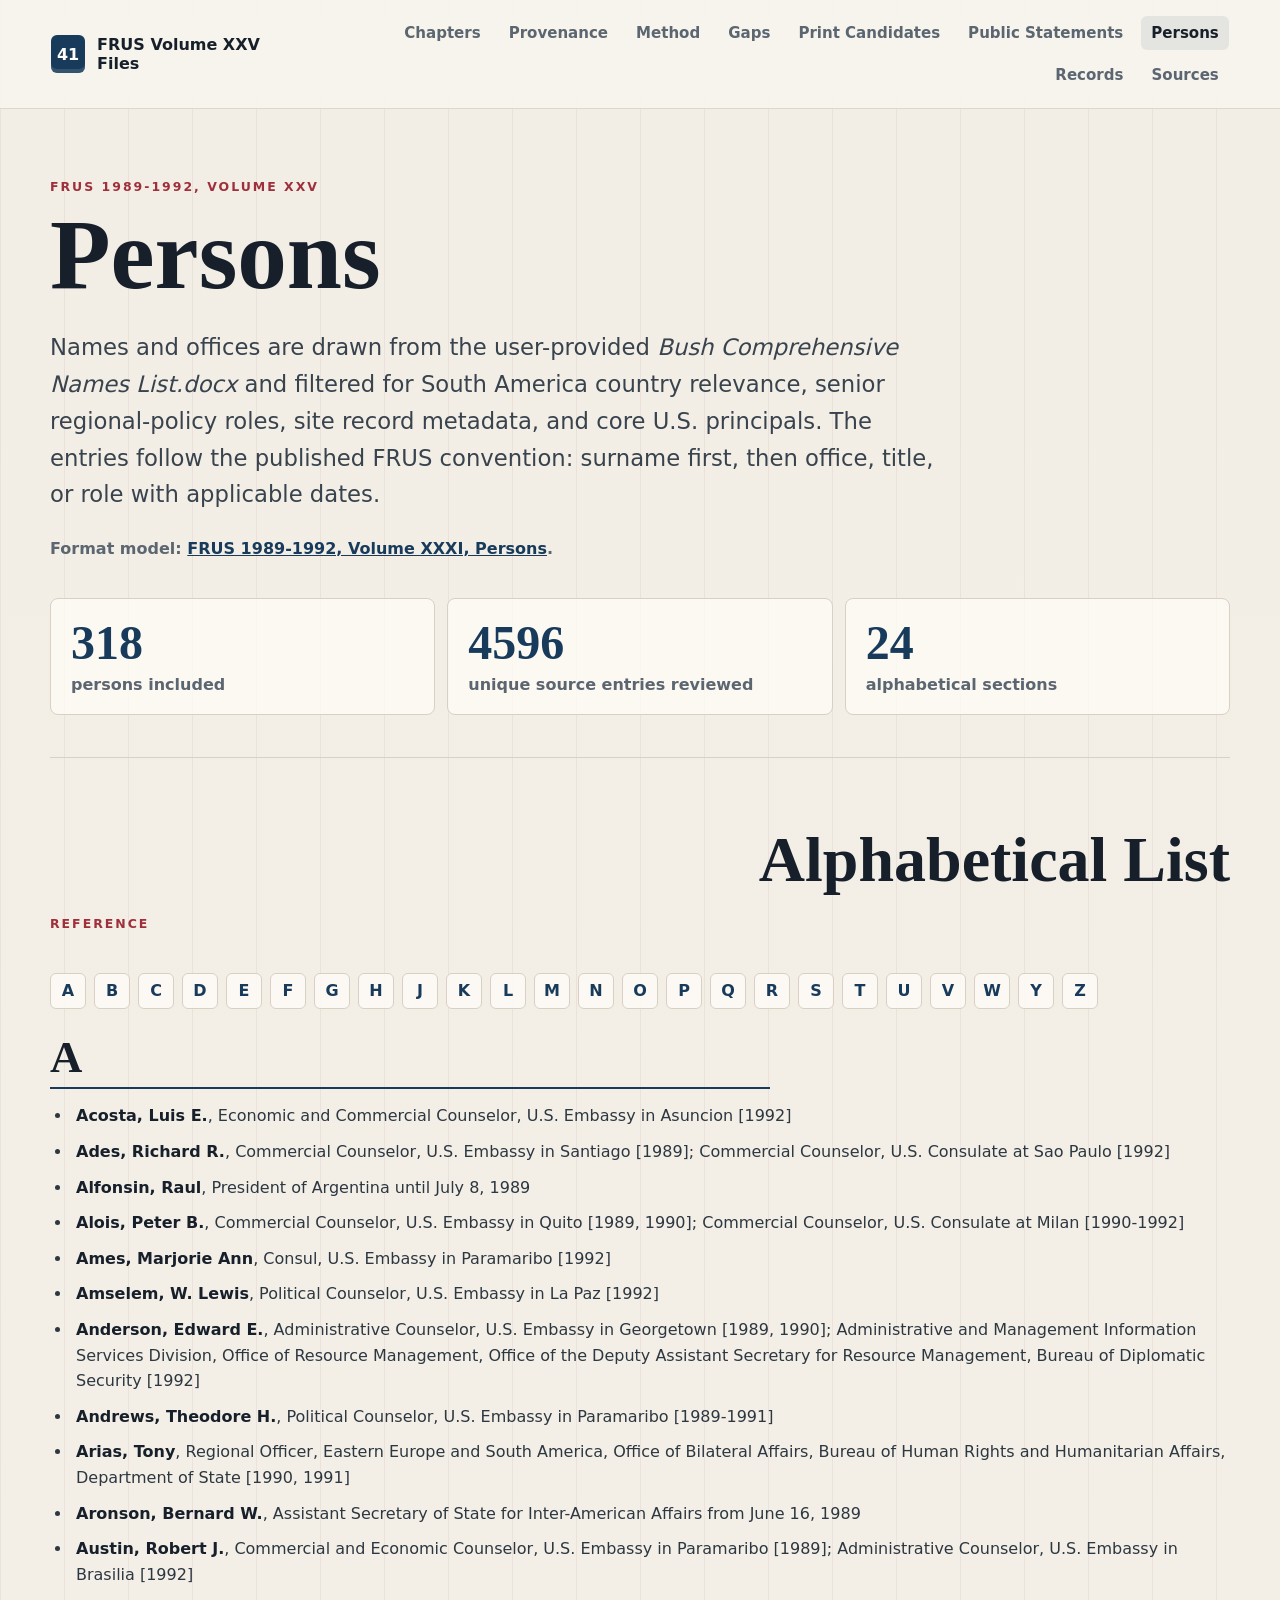
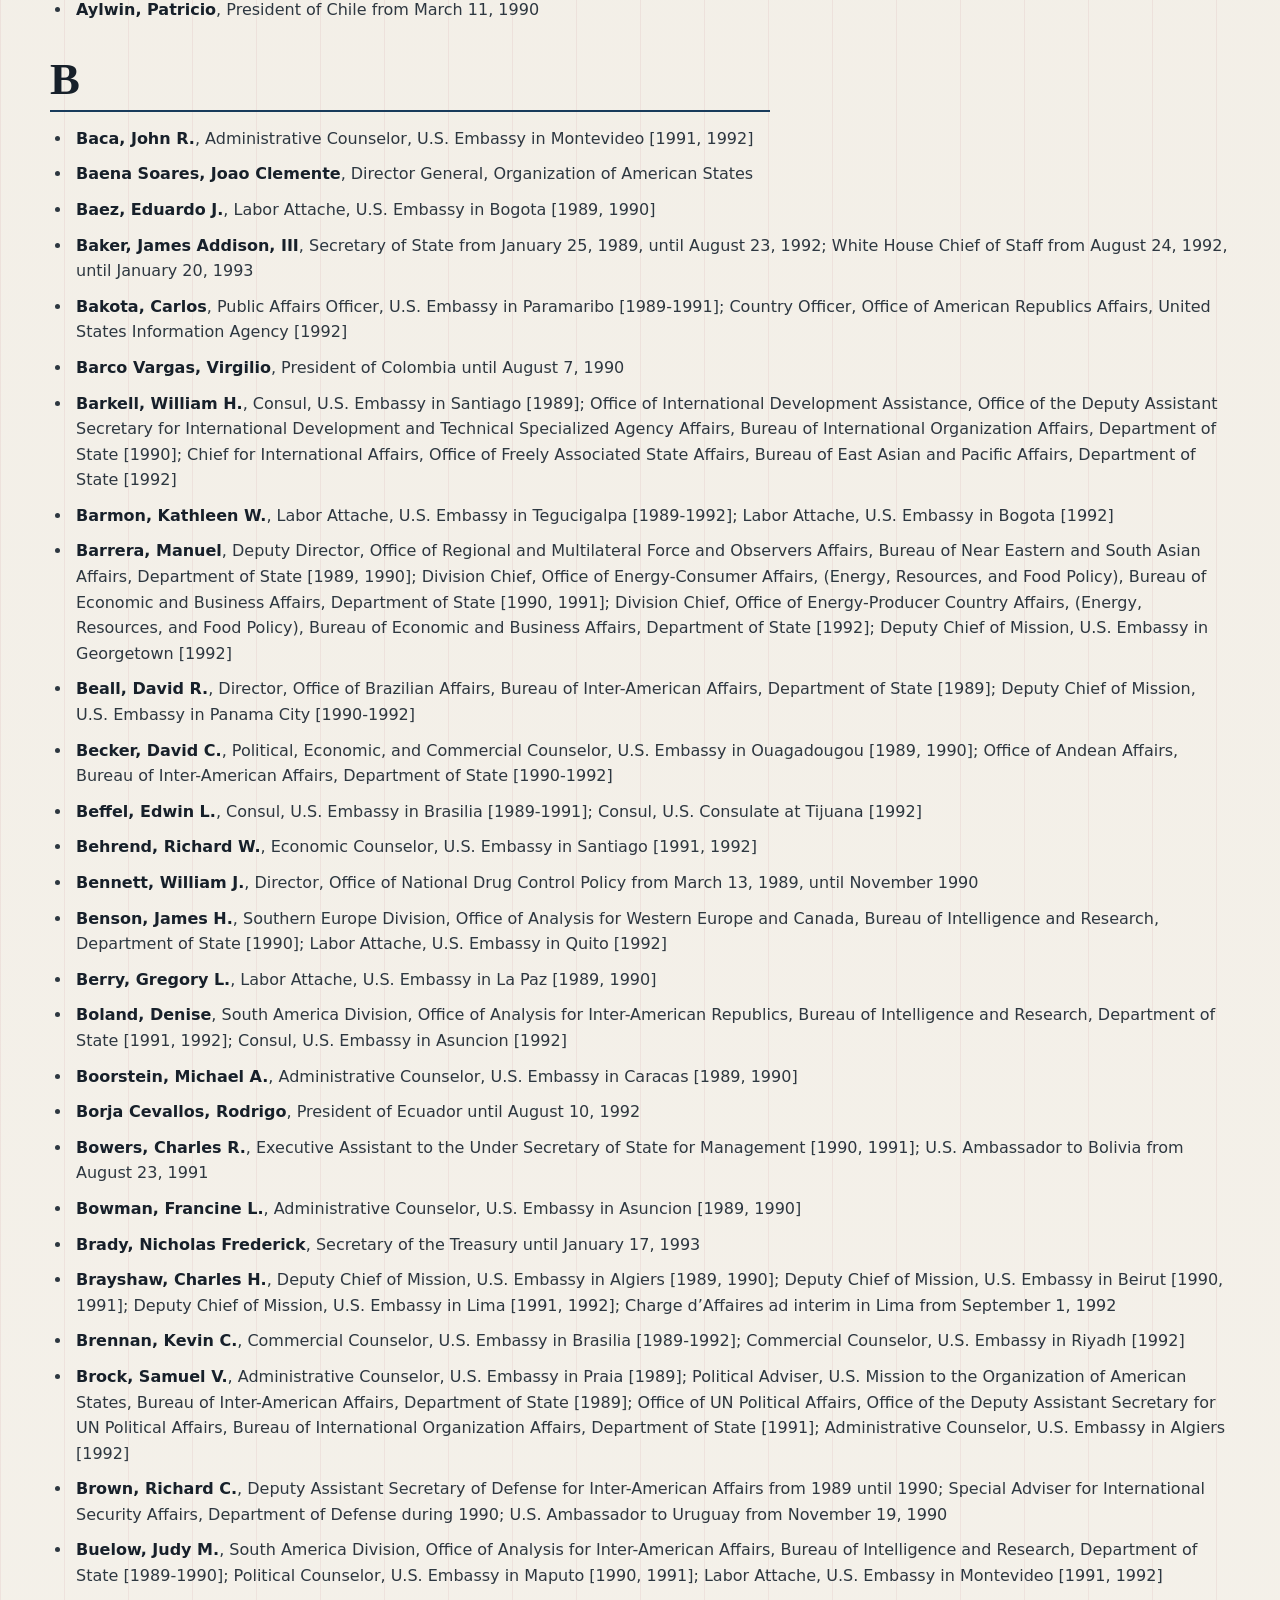
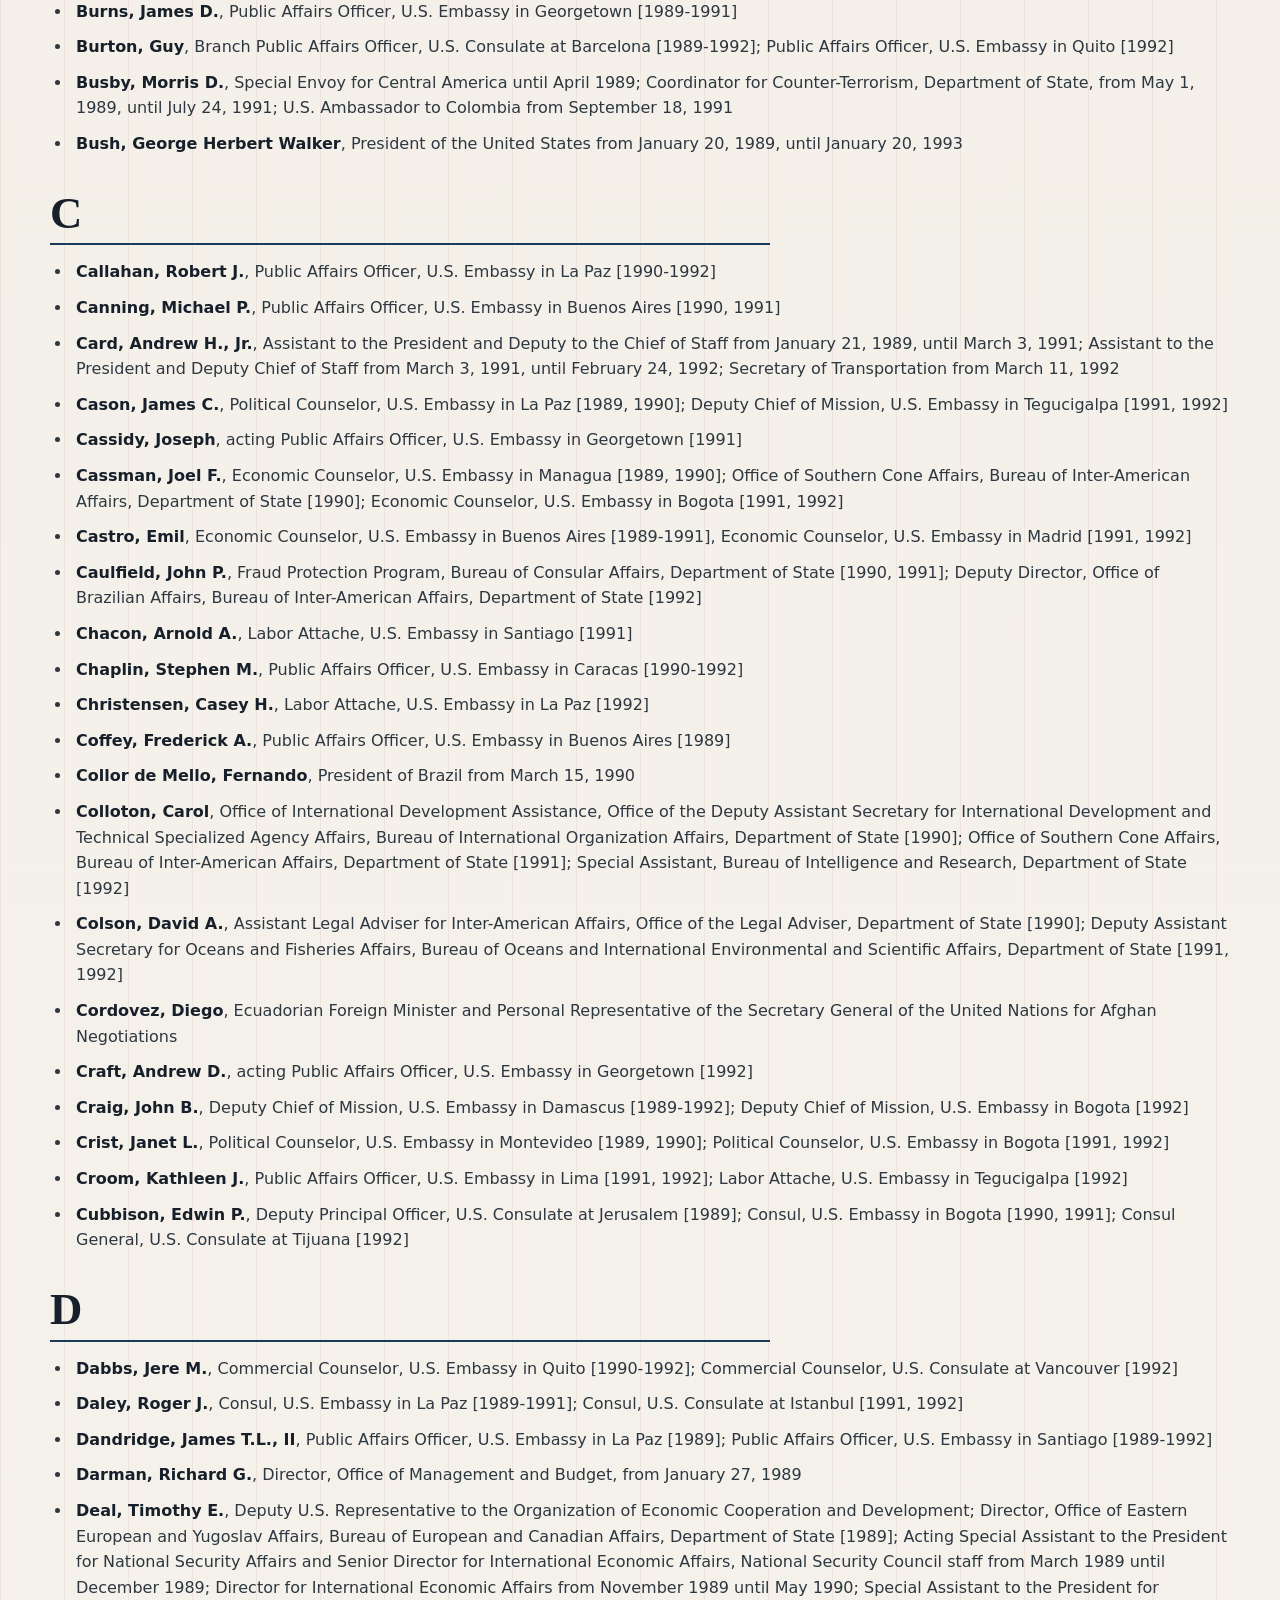
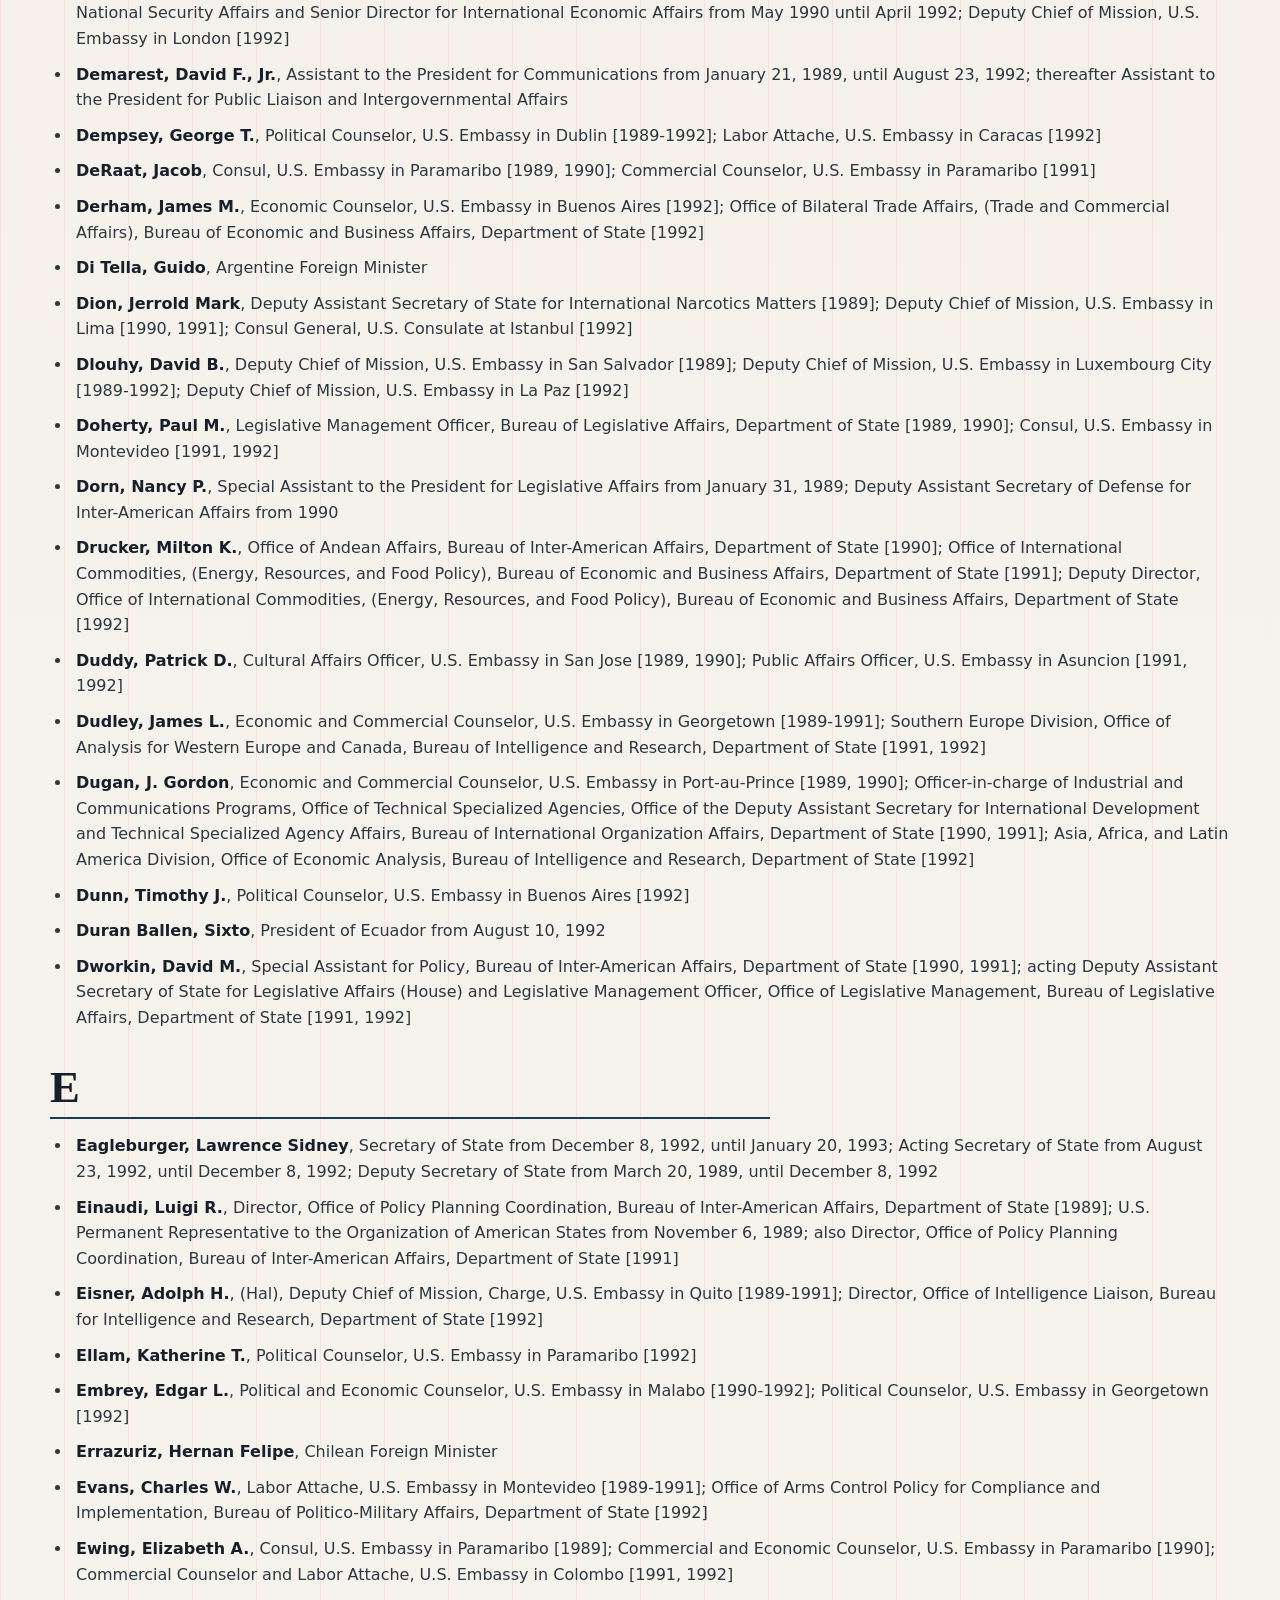
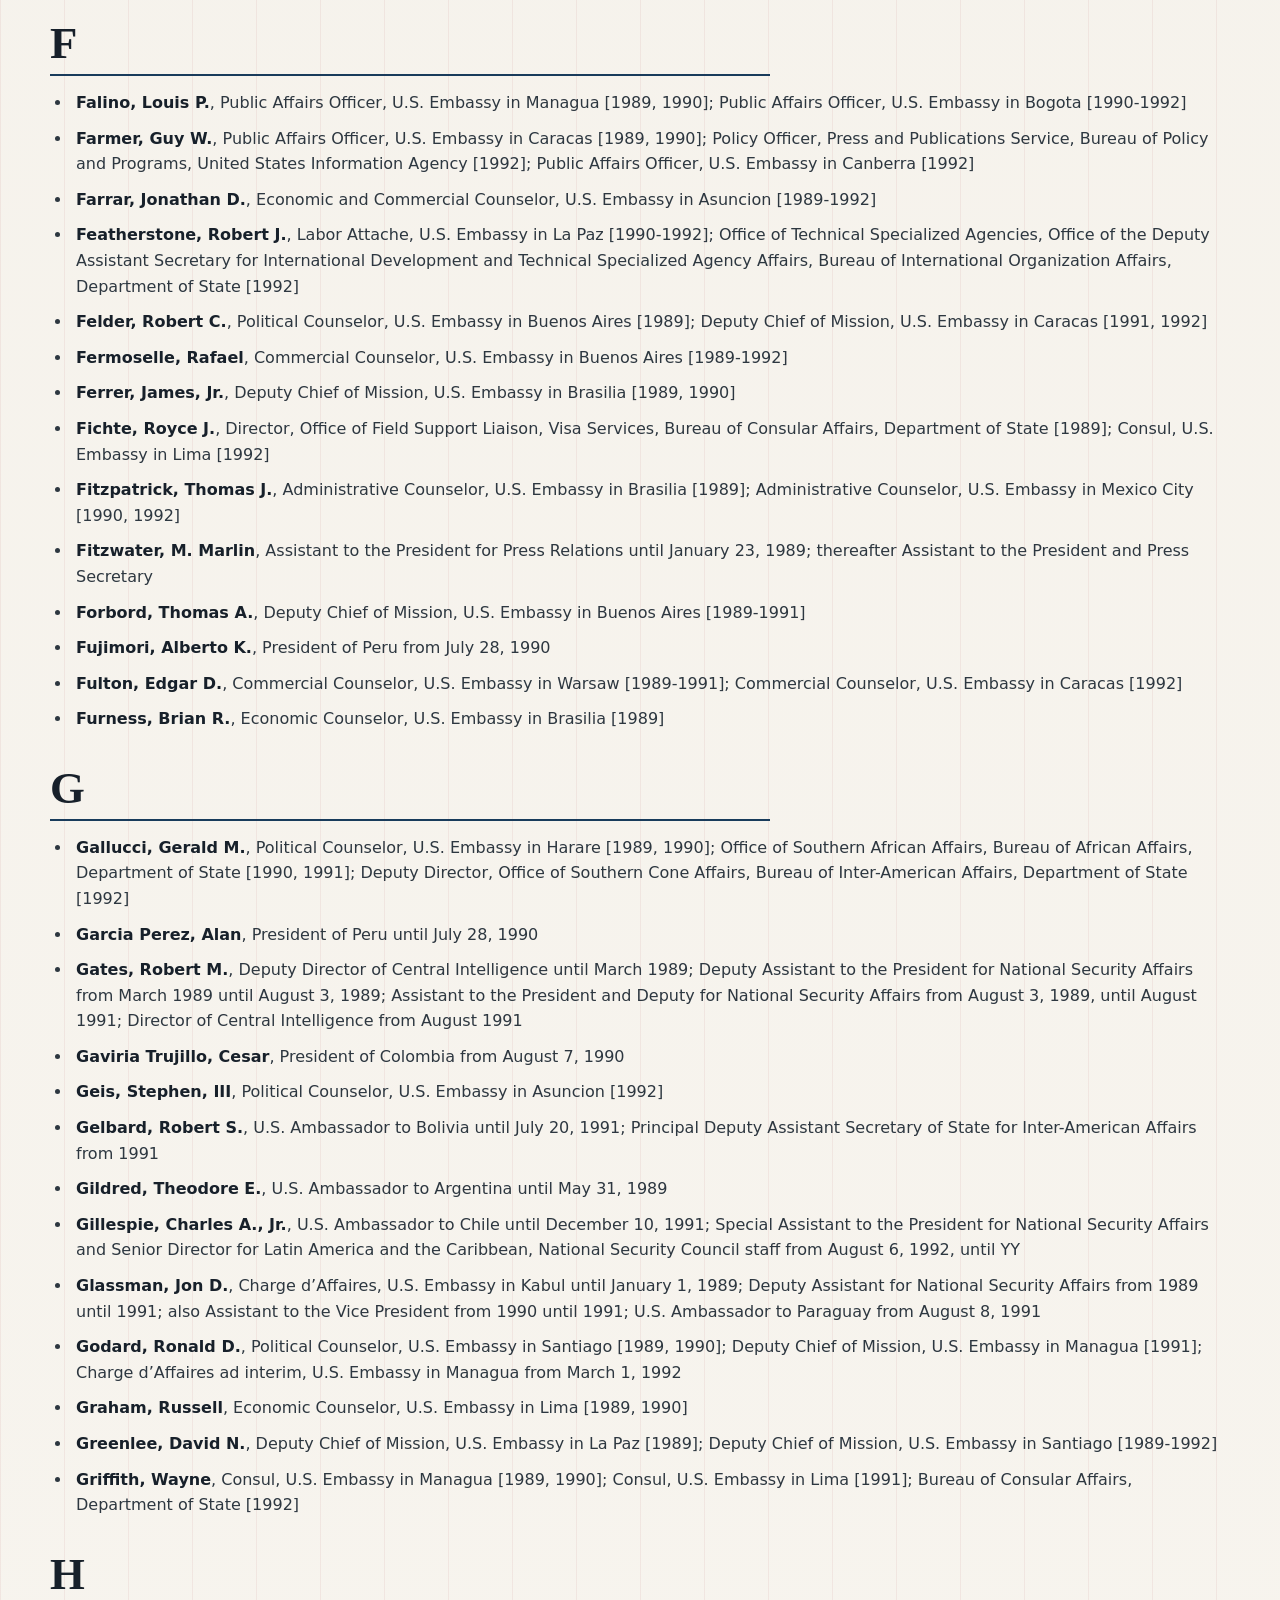
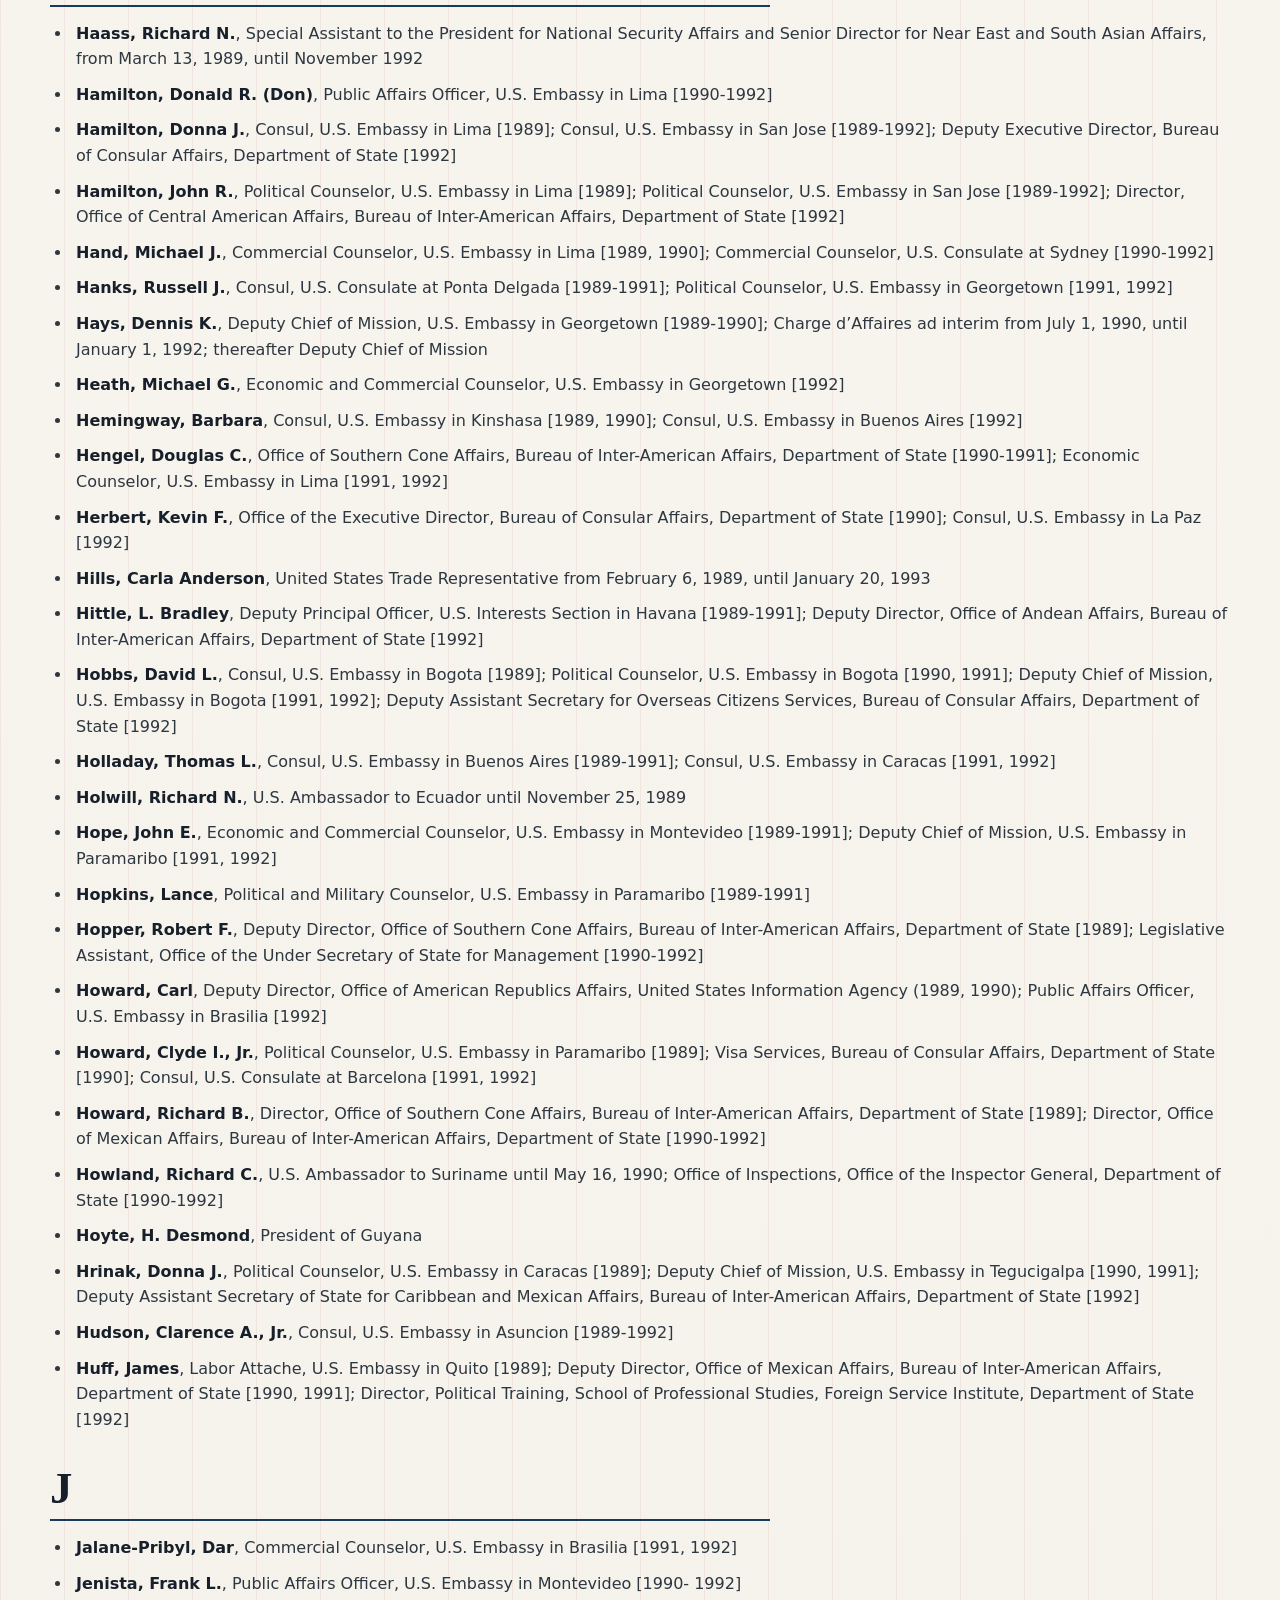
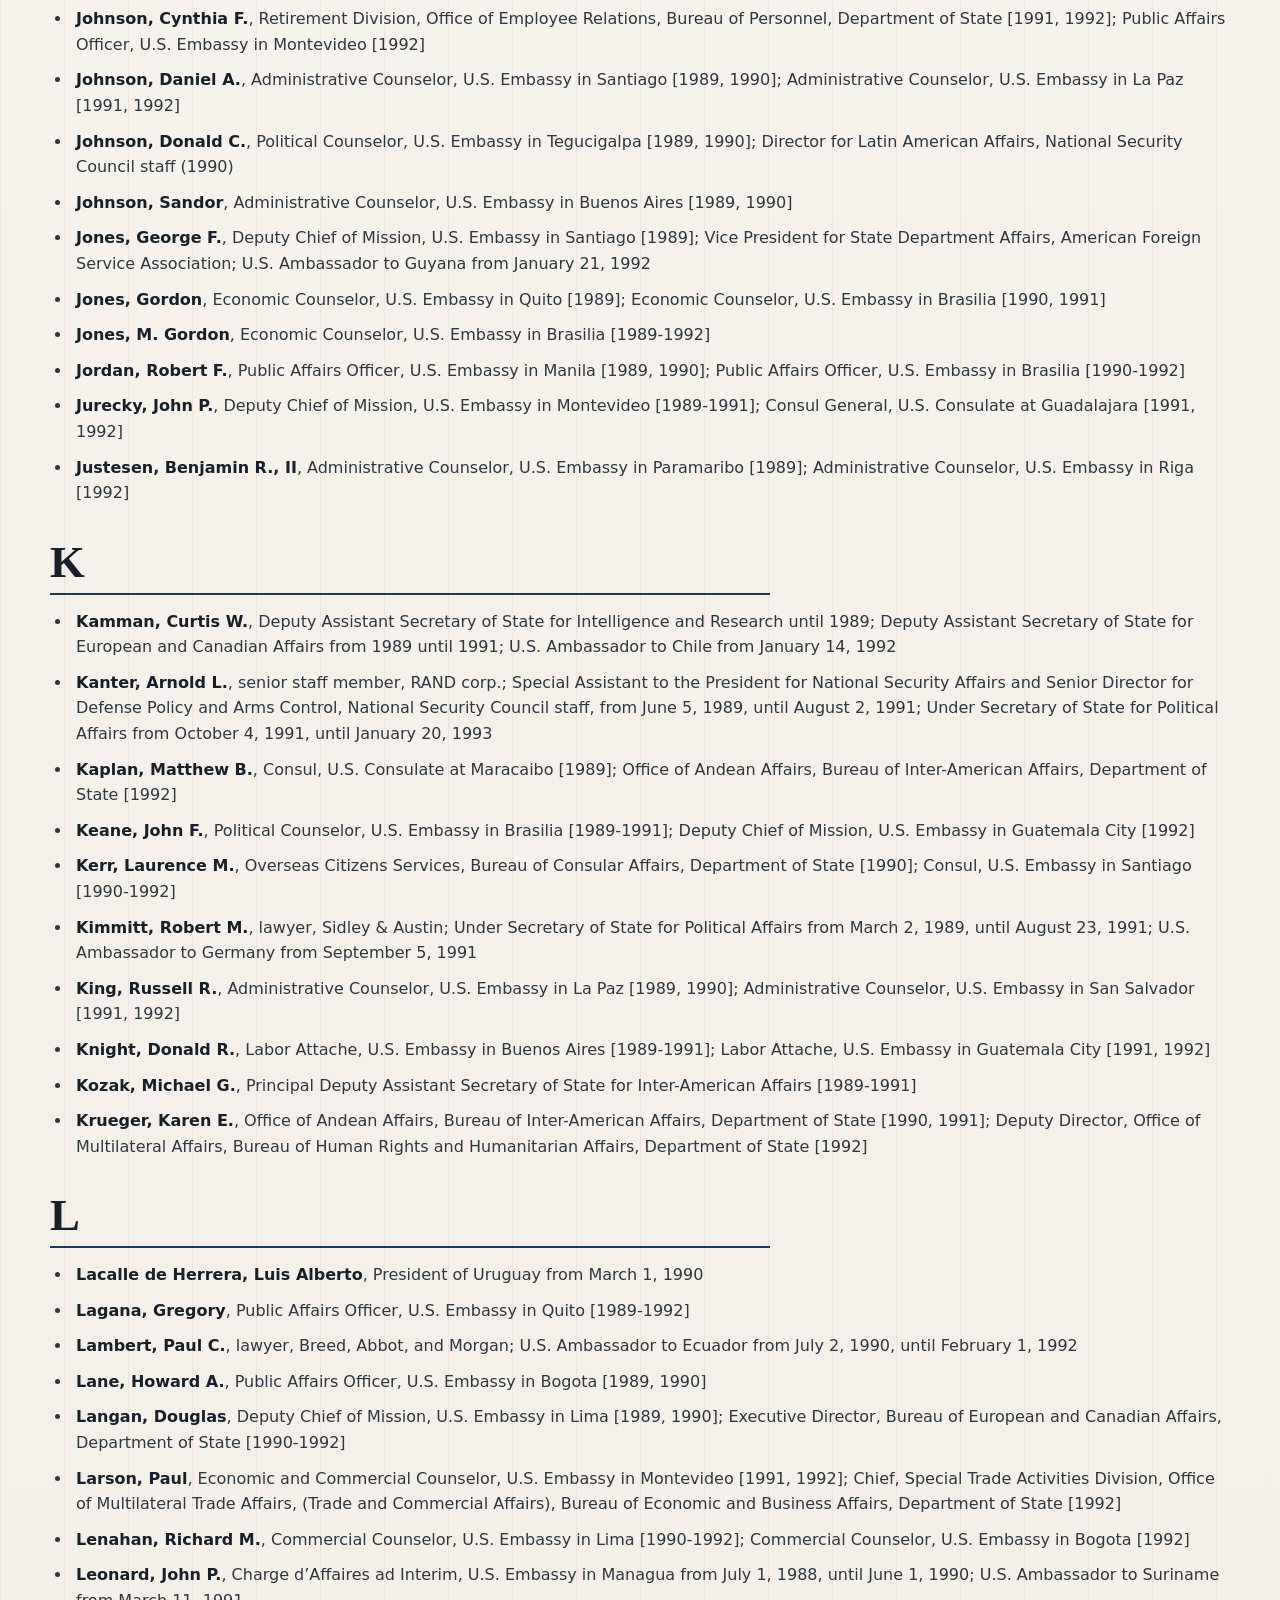
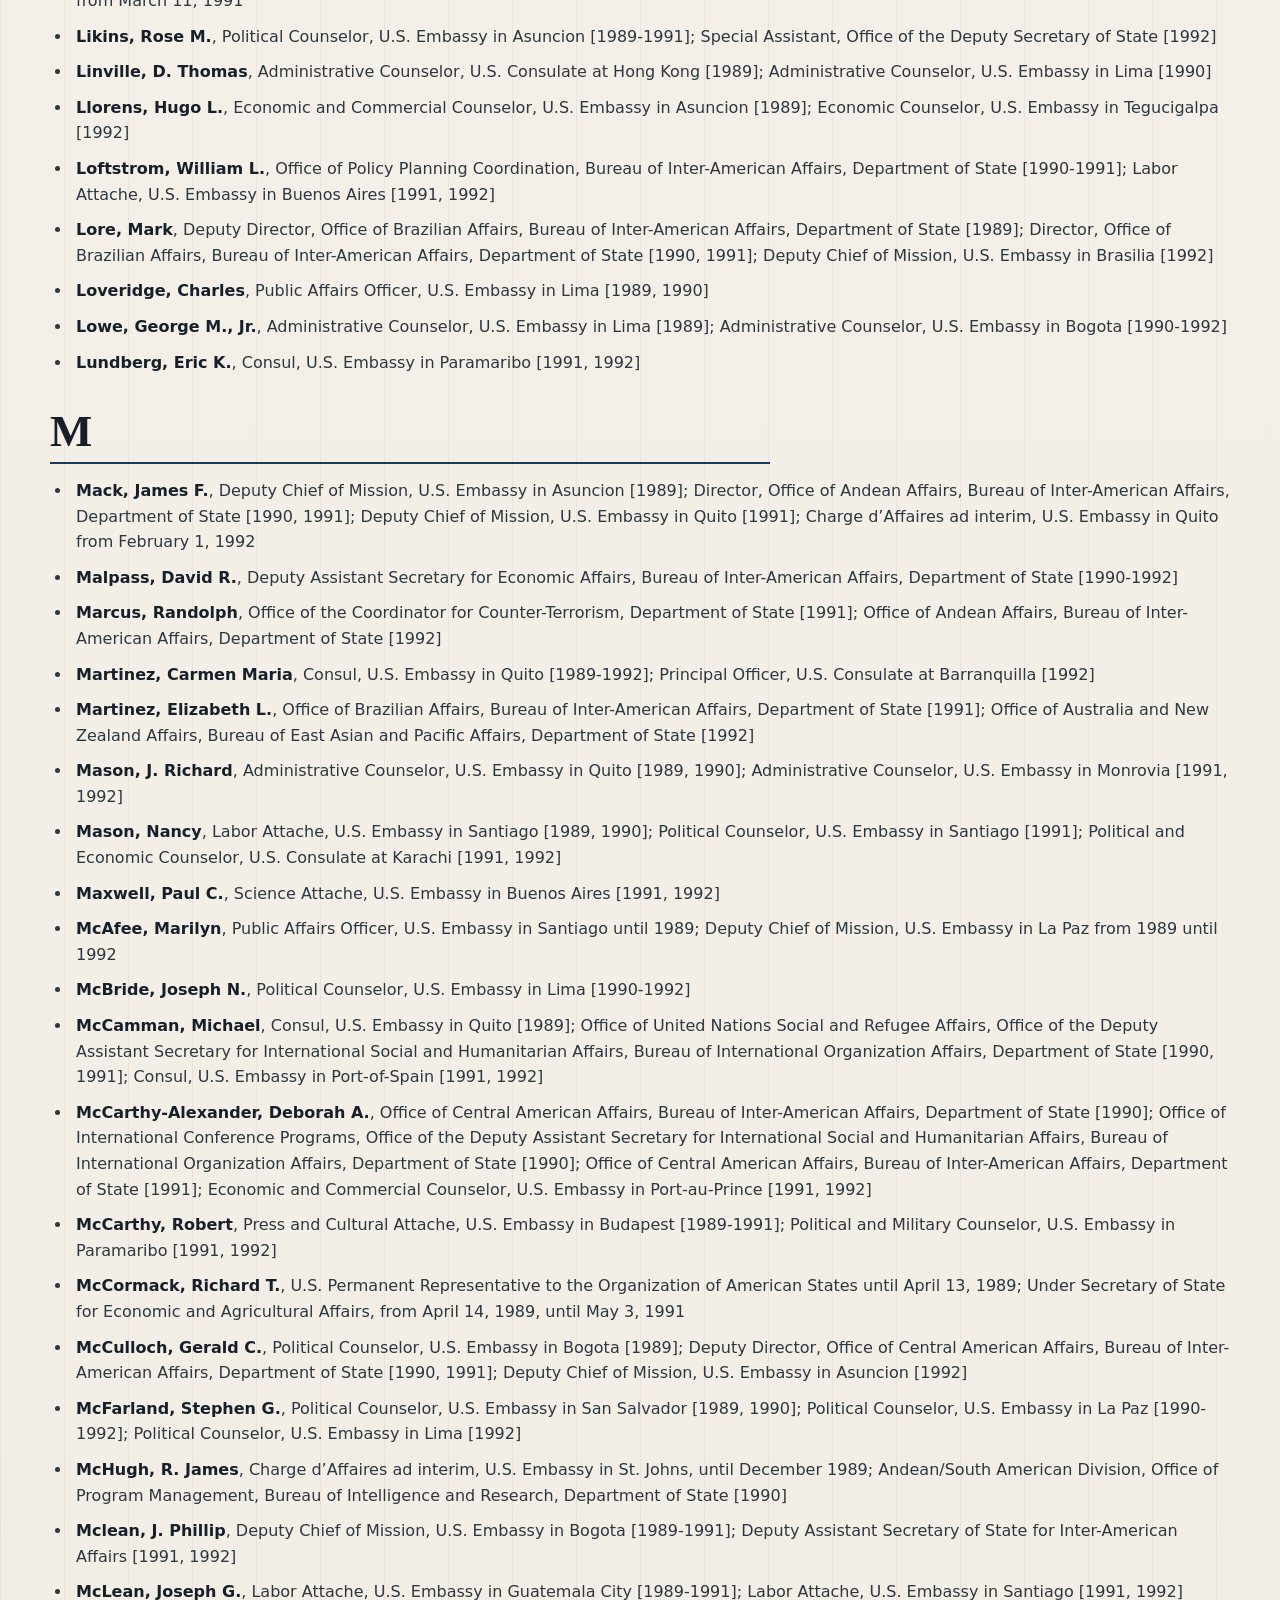
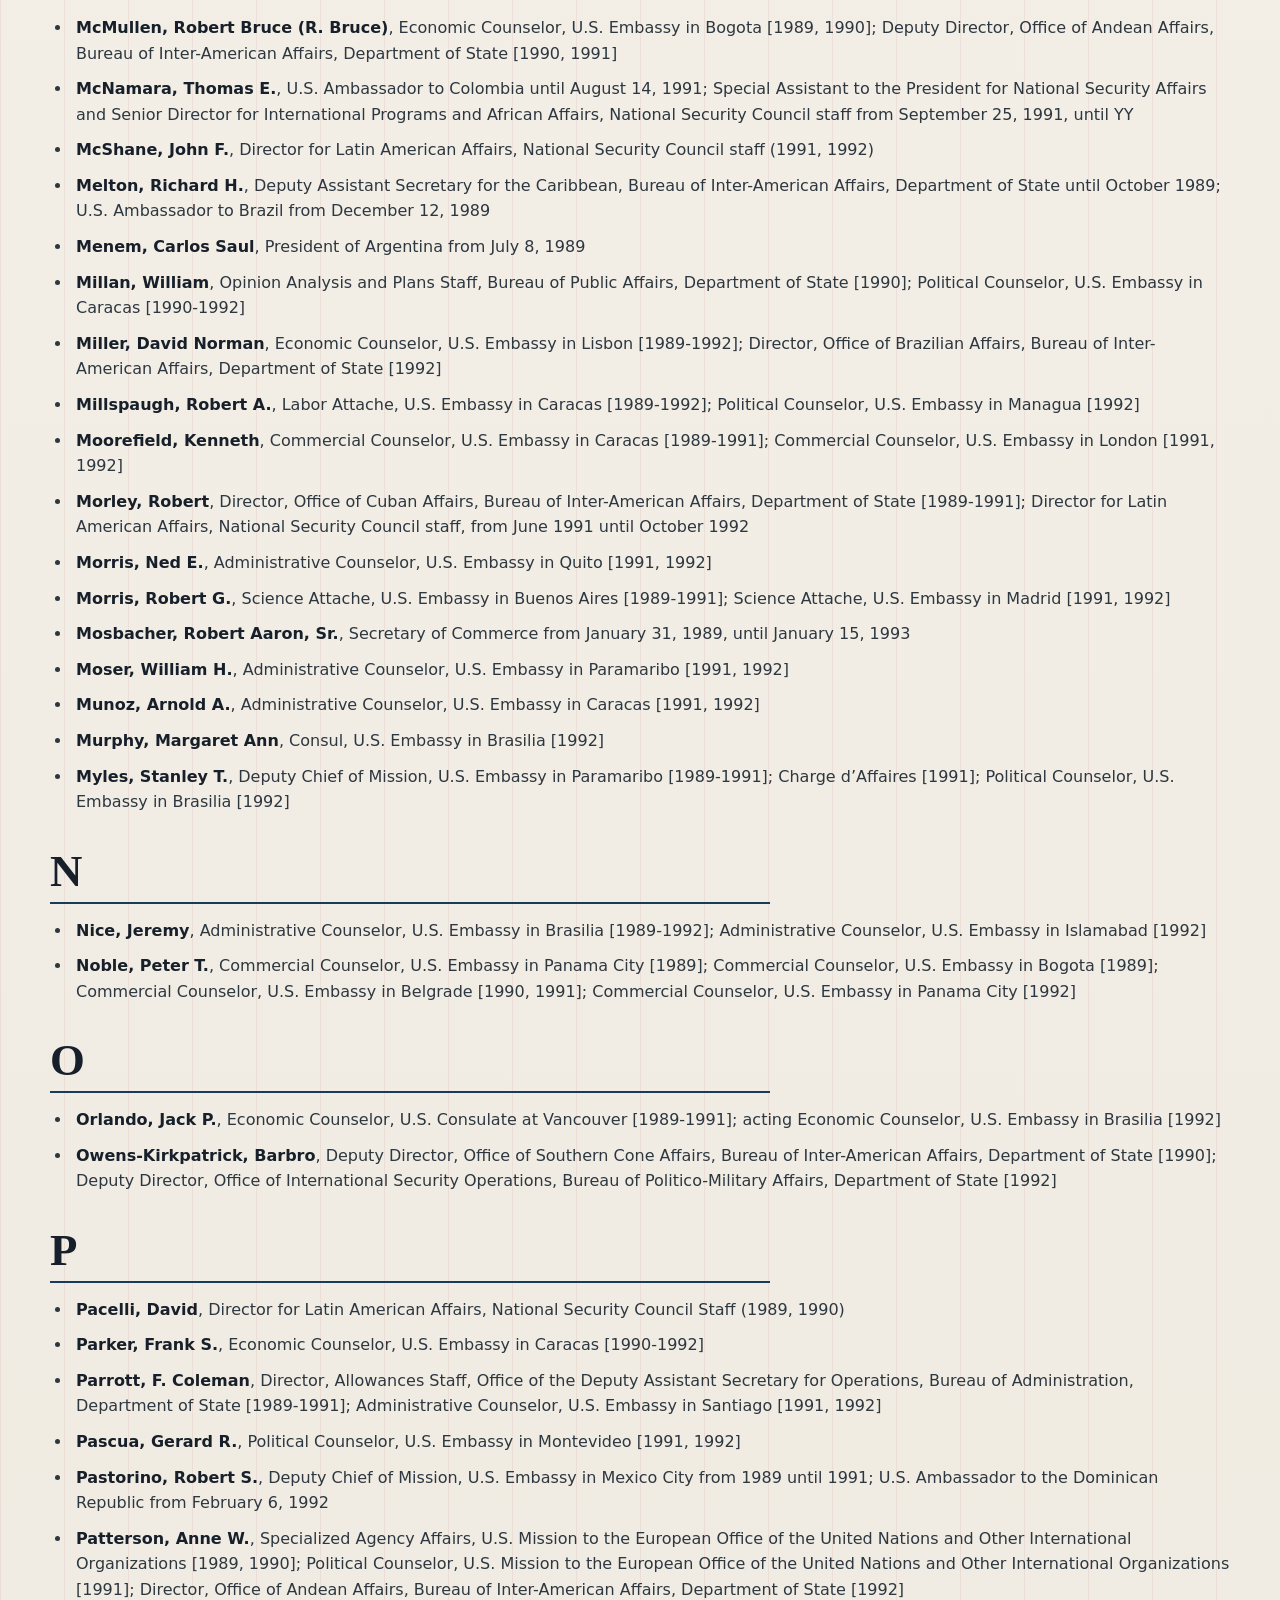
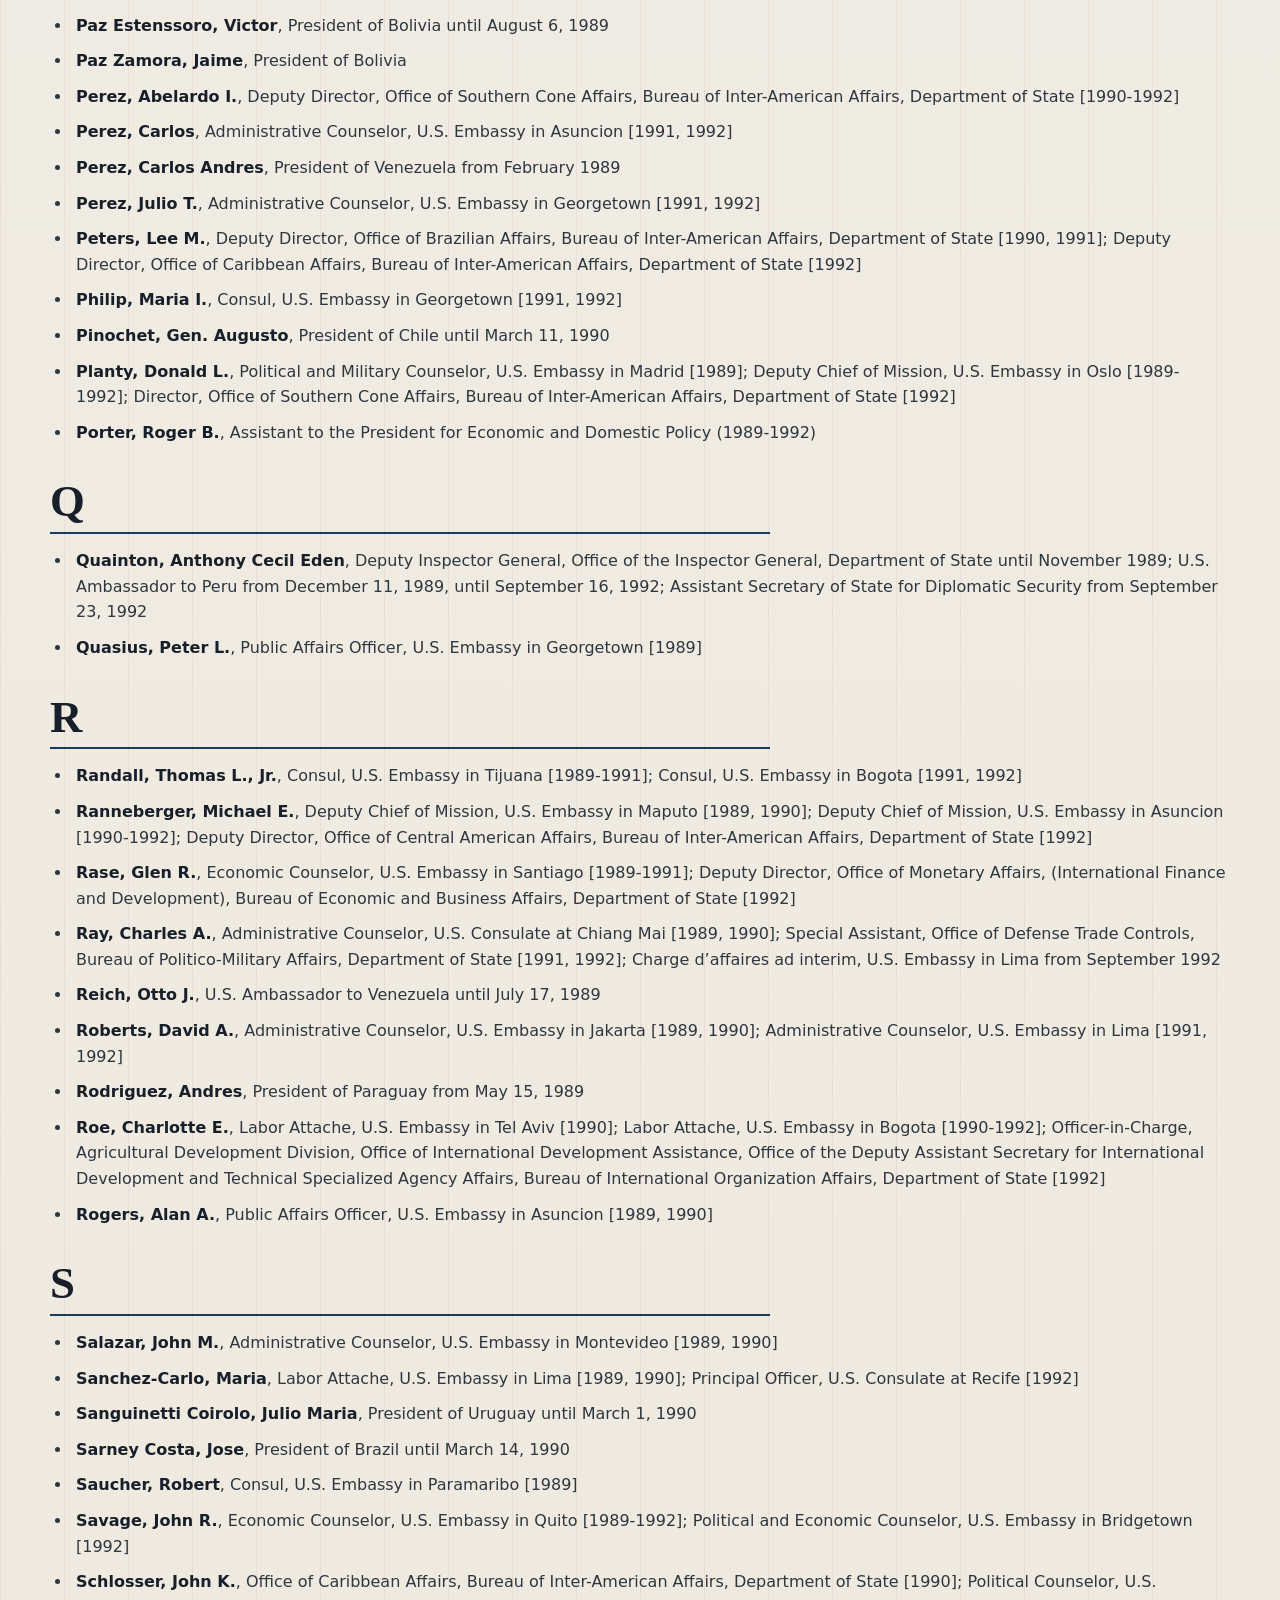
<file: persons.html>
<!DOCTYPE html>
<html lang="en">
  <head>
    <meta charset="UTF-8" />
    <meta name="viewport" content="width=device-width, initial-scale=1.0" />
    <title>Persons | FRUS 1989-1992 Volume XXV Files</title>
    <meta
      name="description"
      content="A FRUS-style persons list for the Bush 41 South America memcons, telcons, and compiler leads."
    />
    <link rel="stylesheet" href="styles.css?v=20260602-source-notes" />
  </head>
  <body>
    <header class="site-header">
      <a class="brand" href="index.html#top" aria-label="Bush 41 Latin America memcons home">
        <span class="brand-mark">41</span>
        <span>FRUS Volume XXV Files</span>
      </a>
      <nav aria-label="Primary navigation">
        <a href="index.html#chapters">Chapters</a>
        <a href="index.html#provenance">Provenance</a>
        <a href="index.html#method">Method</a>
        <a href="index.html#compiler-gaps">Gaps</a>
        <a href="index.html#print-candidates">Print Candidates</a>
        <a href="index.html#public-statements">Public Statements</a>
        <a aria-current="page" href="persons.html">Persons</a>
        <a href="index.html#records">Records</a>
        <a href="index.html#sources">Sources</a>
      </nav>
    </header>

    <main class="persons-page">
      <section class="section persons-hero" aria-labelledby="persons-title">
        <div class="section-heading">
          <div>
            <p class="kicker">FRUS 1989-1992, Volume XXV</p>
            <h1 id="persons-title">Persons</h1>
          </div>
        </div>
        <p class="lede persons-lede">
          Names and offices are drawn from the user-provided <em>Bush Comprehensive Names List.docx</em> and
          filtered for South America country relevance, senior regional-policy roles, site record
          metadata, and core U.S. principals. The entries follow the published FRUS convention:
          surname first, then office, title, or role with applicable dates.
        </p>
        <p class="method-source">
          Format model:
          <a href="https://history.state.gov/historicaldocuments/frus1989-92v31/persons" rel="noreferrer">FRUS 1989-1992, Volume XXXI, Persons</a>.
        </p>
      </section>

      <section class="stats compact-stats persons-stats" aria-label="Persons list summary">
        <div>
          <span>318</span>
          <p>persons included</p>
        </div>
        <div>
          <span>4596</span>
          <p>unique source entries reviewed</p>
        </div>
        <div>
          <span>24</span>
          <p>alphabetical sections</p>
        </div>
      </section>

      <section class="section persons-index" aria-labelledby="persons-index-title">
        <div class="section-heading">
          <p class="kicker">Reference</p>
          <h2 id="persons-index-title">Alphabetical List</h2>
        </div>
        <div class="persons-alpha" aria-label="Persons alphabet navigation">
          <a href="#persons-a">A</a>
              <a href="#persons-b">B</a>
              <a href="#persons-c">C</a>
              <a href="#persons-d">D</a>
              <a href="#persons-e">E</a>
              <a href="#persons-f">F</a>
              <a href="#persons-g">G</a>
              <a href="#persons-h">H</a>
              <a href="#persons-j">J</a>
              <a href="#persons-k">K</a>
              <a href="#persons-l">L</a>
              <a href="#persons-m">M</a>
              <a href="#persons-n">N</a>
              <a href="#persons-o">O</a>
              <a href="#persons-p">P</a>
              <a href="#persons-q">Q</a>
              <a href="#persons-r">R</a>
              <a href="#persons-s">S</a>
              <a href="#persons-t">T</a>
              <a href="#persons-u">U</a>
              <a href="#persons-v">V</a>
              <a href="#persons-w">W</a>
              <a href="#persons-y">Y</a>
              <a href="#persons-z">Z</a>
        </div>
        <div class="persons-list-root">
          <section class="persons-letter" id="persons-a" aria-labelledby="persons-a-title">
            <h2 id="persons-a-title">A</h2>
            <ul class="frus-persons-list">
              <li id="acosta-luis-e"><span class="person-name">Acosta, Luis E.</span>, Economic and Commercial Counselor, U.S. Embassy in Asuncion [1992]</li>
              <li id="ades-richard-r"><span class="person-name">Ades, Richard R.</span>, Commercial Counselor, U.S. Embassy in Santiago [1989]; Commercial Counselor, U.S. Consulate at Sao Paulo [1992]</li>
              <li id="alfonsin-raul"><span class="person-name">Alfonsin, Raul</span>, President of Argentina until July 8, 1989</li>
              <li id="alois-peter-b"><span class="person-name">Alois, Peter B.</span>, Commercial Counselor, U.S. Embassy in Quito [1989, 1990]; Commercial Counselor, U.S. Consulate at Milan [1990-1992]</li>
              <li id="ames-marjorie-ann"><span class="person-name">Ames, Marjorie Ann</span>, Consul, U.S. Embassy in Paramaribo [1992]</li>
              <li id="amselem-w-lewis"><span class="person-name">Amselem, W. Lewis</span>, Political Counselor, U.S. Embassy in La Paz [1992]</li>
              <li id="anderson-edward-e"><span class="person-name">Anderson, Edward E.</span>, Administrative Counselor, U.S. Embassy in Georgetown [1989, 1990]; Administrative and Management Information Services Division, Office of Resource Management, Office of the Deputy Assistant Secretary for Resource Management, Bureau of Diplomatic Security [1992]</li>
              <li id="andrews-theodore-h"><span class="person-name">Andrews, Theodore H.</span>, Political Counselor, U.S. Embassy in Paramaribo [1989-1991]</li>
              <li id="arias-tony"><span class="person-name">Arias, Tony</span>, Regional Officer, Eastern Europe and South America, Office of Bilateral Affairs, Bureau of Human Rights and Humanitarian Affairs, Department of State [1990, 1991]</li>
              <li id="aronson-bernard-w"><span class="person-name">Aronson, Bernard W.</span>, Assistant Secretary of State for Inter-American Affairs from June 16, 1989</li>
              <li id="austin-robert-j"><span class="person-name">Austin, Robert J.</span>, Commercial and Economic Counselor, U.S. Embassy in Paramaribo [1989]; Administrative Counselor, U.S. Embassy in Brasilia [1992]</li>
              <li id="aylwin-patricio"><span class="person-name">Aylwin, Patricio</span>, President of Chile from March 11, 1990</li>
            </ul>
          </section>
          <section class="persons-letter" id="persons-b" aria-labelledby="persons-b-title">
            <h2 id="persons-b-title">B</h2>
            <ul class="frus-persons-list">
              <li id="baca-john-r"><span class="person-name">Baca, John R.</span>, Administrative Counselor, U.S. Embassy in Montevideo [1991, 1992]</li>
              <li id="baena-soares-joao-clemente"><span class="person-name">Baena Soares, Joao Clemente</span>, Director General, Organization of American States</li>
              <li id="baez-eduardo-j"><span class="person-name">Baez, Eduardo J.</span>, Labor Attache, U.S. Embassy in Bogota [1989, 1990]</li>
              <li id="baker-james-addison-iii"><span class="person-name">Baker, James Addison, III</span>, Secretary of State from January 25, 1989, until August 23, 1992; White House Chief of Staff from August 24, 1992, until January 20, 1993</li>
              <li id="bakota-carlos"><span class="person-name">Bakota, Carlos</span>, Public Affairs Officer, U.S. Embassy in Paramaribo [1989-1991]; Country Officer, Office of American Republics Affairs, United States Information Agency [1992]</li>
              <li id="barco-vargas-virgilio"><span class="person-name">Barco Vargas, Virgilio</span>, President of Colombia until August 7, 1990</li>
              <li id="barkell-william-h"><span class="person-name">Barkell, William H.</span>, Consul, U.S. Embassy in Santiago [1989]; Office of International Development Assistance, Office of the Deputy Assistant Secretary for International Development and Technical Specialized Agency Affairs, Bureau of International Organization Affairs, Department of State [1990]; Chief for International Affairs, Office of Freely Associated State Affairs, Bureau of East Asian and Pacific Affairs, Department of State [1992]</li>
              <li id="barmon-kathleen-w"><span class="person-name">Barmon, Kathleen W.</span>, Labor Attache, U.S. Embassy in Tegucigalpa [1989-1992]; Labor Attache, U.S. Embassy in Bogota [1992]</li>
              <li id="barrera-manuel"><span class="person-name">Barrera, Manuel</span>, Deputy Director, Office of Regional and Multilateral Force and Observers Affairs, Bureau of Near Eastern and South Asian Affairs, Department of State [1989, 1990]; Division Chief, Office of Energy-Consumer Affairs, (Energy, Resources, and Food Policy), Bureau of Economic and Business Affairs, Department of State [1990, 1991]; Division Chief, Office of Energy-Producer Country Affairs, (Energy, Resources, and Food Policy), Bureau of Economic and Business Affairs, Department of State [1992]; Deputy Chief of Mission, U.S. Embassy in Georgetown [1992]</li>
              <li id="beall-david-r"><span class="person-name">Beall, David R.</span>, Director, Office of Brazilian Affairs, Bureau of Inter-American Affairs, Department of State [1989]; Deputy Chief of Mission, U.S. Embassy in Panama City [1990-1992]</li>
              <li id="becker-david-c"><span class="person-name">Becker, David C.</span>, Political, Economic, and Commercial Counselor, U.S. Embassy in Ouagadougou [1989, 1990]; Office of Andean Affairs, Bureau of Inter-American Affairs, Department of State [1990-1992]</li>
              <li id="beffel-edwin-l"><span class="person-name">Beffel, Edwin L.</span>, Consul, U.S. Embassy in Brasilia [1989-1991]; Consul, U.S. Consulate at Tijuana [1992]</li>
              <li id="behrend-richard-w"><span class="person-name">Behrend, Richard W.</span>, Economic Counselor, U.S. Embassy in Santiago [1991, 1992]</li>
              <li id="bennett-william-j"><span class="person-name">Bennett, William J.</span>, Director, Office of National Drug Control Policy from March 13, 1989, until November 1990</li>
              <li id="benson-james-h"><span class="person-name">Benson, James H.</span>, Southern Europe Division, Office of Analysis for Western Europe and Canada, Bureau of Intelligence and Research, Department of State [1990]; Labor Attache, U.S. Embassy in Quito [1992]</li>
              <li id="berry-gregory-l"><span class="person-name">Berry, Gregory L.</span>, Labor Attache, U.S. Embassy in La Paz [1989, 1990]</li>
              <li id="boland-denise"><span class="person-name">Boland, Denise</span>, South America Division, Office of Analysis for Inter-American Republics, Bureau of Intelligence and Research, Department of State [1991, 1992]; Consul, U.S. Embassy in Asuncion [1992]</li>
              <li id="boorstein-michael-a"><span class="person-name">Boorstein, Michael A.</span>, Administrative Counselor, U.S. Embassy in Caracas [1989, 1990]</li>
              <li id="borja-cevallos-rodrigo"><span class="person-name">Borja Cevallos, Rodrigo</span>, President of Ecuador until August 10, 1992</li>
              <li id="bowers-charles-r"><span class="person-name">Bowers, Charles R.</span>, Executive Assistant to the Under Secretary of State for Management [1990, 1991]; U.S. Ambassador to Bolivia from August 23, 1991</li>
              <li id="bowman-francine-l"><span class="person-name">Bowman, Francine L.</span>, Administrative Counselor, U.S. Embassy in Asuncion [1989, 1990]</li>
              <li id="brady-nicholas-frederick"><span class="person-name">Brady, Nicholas Frederick</span>, Secretary of the Treasury until January 17, 1993</li>
              <li id="brayshaw-charles-h"><span class="person-name">Brayshaw, Charles H.</span>, Deputy Chief of Mission, U.S. Embassy in Algiers [1989, 1990]; Deputy Chief of Mission, U.S. Embassy in Beirut [1990, 1991]; Deputy Chief of Mission, U.S. Embassy in Lima [1991, 1992]; Charge d’Affaires ad interim in Lima from September 1, 1992</li>
              <li id="brennan-kevin-c"><span class="person-name">Brennan, Kevin C.</span>, Commercial Counselor, U.S. Embassy in Brasilia [1989-1992]; Commercial Counselor, U.S. Embassy in Riyadh [1992]</li>
              <li id="brock-samuel-v"><span class="person-name">Brock, Samuel V.</span>, Administrative Counselor, U.S. Embassy in Praia [1989]; Political Adviser, U.S. Mission to the Organization of American States, Bureau of Inter-American Affairs, Department of State [1989]; Office of UN Political Affairs, Office of the Deputy Assistant Secretary for UN Political Affairs, Bureau of International Organization Affairs, Department of State [1991]; Administrative Counselor, U.S. Embassy in Algiers [1992]</li>
              <li id="brown-richard-c"><span class="person-name">Brown, Richard C.</span>, Deputy Assistant Secretary of Defense for Inter-American Affairs from 1989 until 1990; Special Adviser for International Security Affairs, Department of Defense during 1990; U.S. Ambassador to Uruguay from November 19, 1990</li>
              <li id="buelow-judy-m"><span class="person-name">Buelow, Judy M.</span>, South America Division, Office of Analysis for Inter-American Affairs, Bureau of Intelligence and Research, Department of State [1989-1990]; Political Counselor, U.S. Embassy in Maputo [1990, 1991]; Labor Attache, U.S. Embassy in Montevideo [1991, 1992]</li>
              <li id="burns-james-d"><span class="person-name">Burns, James D.</span>, Public Affairs Officer, U.S. Embassy in Georgetown [1989-1991]</li>
              <li id="burton-guy"><span class="person-name">Burton, Guy</span>, Branch Public Affairs Officer, U.S. Consulate at Barcelona [1989-1992]; Public Affairs Officer, U.S. Embassy in Quito [1992]</li>
              <li id="busby-morris-d"><span class="person-name">Busby, Morris D.</span>, Special Envoy for Central America until April 1989; Coordinator for Counter-Terrorism, Department of State, from May 1, 1989, until July 24, 1991; U.S. Ambassador to Colombia from September 18, 1991</li>
              <li id="bush-george-herbert-walker"><span class="person-name">Bush, George Herbert Walker</span>, President of the United States from January 20, 1989, until January 20, 1993</li>
            </ul>
          </section>
          <section class="persons-letter" id="persons-c" aria-labelledby="persons-c-title">
            <h2 id="persons-c-title">C</h2>
            <ul class="frus-persons-list">
              <li id="callahan-robert-j"><span class="person-name">Callahan, Robert J.</span>, Public Affairs Officer, U.S. Embassy in La Paz [1990-1992]</li>
              <li id="canning-michael-p"><span class="person-name">Canning, Michael P.</span>, Public Affairs Officer, U.S. Embassy in Buenos Aires [1990, 1991]</li>
              <li id="card-andrew-h-jr"><span class="person-name">Card, Andrew H., Jr.</span>, Assistant to the President and Deputy to the Chief of Staff from January 21, 1989, until March 3, 1991; Assistant to the President and Deputy Chief of Staff from March 3, 1991, until February 24, 1992; Secretary of Transportation from March 11, 1992</li>
              <li id="cason-james-c"><span class="person-name">Cason, James C.</span>, Political Counselor, U.S. Embassy in La Paz [1989, 1990]; Deputy Chief of Mission, U.S. Embassy in Tegucigalpa [1991, 1992]</li>
              <li id="cassidy-joseph"><span class="person-name">Cassidy, Joseph</span>, acting Public Affairs Officer, U.S. Embassy in Georgetown [1991]</li>
              <li id="cassman-joel-f"><span class="person-name">Cassman, Joel F.</span>, Economic Counselor, U.S. Embassy in Managua [1989, 1990]; Office of Southern Cone Affairs, Bureau of Inter-American Affairs, Department of State [1990]; Economic Counselor, U.S. Embassy in Bogota [1991, 1992]</li>
              <li id="castro-emil"><span class="person-name">Castro, Emil</span>, Economic Counselor, U.S. Embassy in Buenos Aires [1989-1991], Economic Counselor, U.S. Embassy in Madrid [1991, 1992]</li>
              <li id="caulfield-john-p"><span class="person-name">Caulfield, John P.</span>, Fraud Protection Program, Bureau of Consular Affairs, Department of State [1990, 1991]; Deputy Director, Office of Brazilian Affairs, Bureau of Inter-American Affairs, Department of State [1992]</li>
              <li id="chacon-arnold-a"><span class="person-name">Chacon, Arnold A.</span>, Labor Attache, U.S. Embassy in Santiago [1991]</li>
              <li id="chaplin-stephen-m"><span class="person-name">Chaplin, Stephen M.</span>, Public Affairs Officer, U.S. Embassy in Caracas [1990-1992]</li>
              <li id="christensen-casey-h"><span class="person-name">Christensen, Casey H.</span>, Labor Attache, U.S. Embassy in La Paz [1992]</li>
              <li id="coffey-frederick-a"><span class="person-name">Coffey, Frederick A.</span>, Public Affairs Officer, U.S. Embassy in Buenos Aires [1989]</li>
              <li id="collor-de-mello-fernando"><span class="person-name">Collor de Mello, Fernando</span>, President of Brazil from March 15, 1990</li>
              <li id="colloton-carol"><span class="person-name">Colloton, Carol</span>, Office of International Development Assistance, Office of the Deputy Assistant Secretary for International Development and Technical Specialized Agency Affairs, Bureau of International Organization Affairs, Department of State [1990]; Office of Southern Cone Affairs, Bureau of Inter-American Affairs, Department of State [1991]; Special Assistant, Bureau of Intelligence and Research, Department of State [1992]</li>
              <li id="colson-david-a"><span class="person-name">Colson, David A.</span>, Assistant Legal Adviser for Inter-American Affairs, Office of the Legal Adviser, Department of State [1990]; Deputy Assistant Secretary for Oceans and Fisheries Affairs, Bureau of Oceans and International Environmental and Scientific Affairs, Department of State [1991, 1992]</li>
              <li id="cordovez-diego"><span class="person-name">Cordovez, Diego</span>, Ecuadorian Foreign Minister and Personal Representative of the Secretary General of the United Nations for Afghan Negotiations</li>
              <li id="craft-andrew-d"><span class="person-name">Craft, Andrew D.</span>, acting Public Affairs Officer, U.S. Embassy in Georgetown [1992]</li>
              <li id="craig-john-b"><span class="person-name">Craig, John B.</span>, Deputy Chief of Mission, U.S. Embassy in Damascus [1989-1992]; Deputy Chief of Mission, U.S. Embassy in Bogota [1992]</li>
              <li id="crist-janet-l"><span class="person-name">Crist, Janet L.</span>, Political Counselor, U.S. Embassy in Montevideo [1989, 1990]; Political Counselor, U.S. Embassy in Bogota [1991, 1992]</li>
              <li id="croom-kathleen-j"><span class="person-name">Croom, Kathleen J.</span>, Public Affairs Officer, U.S. Embassy in Lima [1991, 1992]; Labor Attache, U.S. Embassy in Tegucigalpa [1992]</li>
              <li id="cubbison-edwin-p"><span class="person-name">Cubbison, Edwin P.</span>, Deputy Principal Officer, U.S. Consulate at Jerusalem [1989]; Consul, U.S. Embassy in Bogota [1990, 1991]; Consul General, U.S. Consulate at Tijuana [1992]</li>
            </ul>
          </section>
          <section class="persons-letter" id="persons-d" aria-labelledby="persons-d-title">
            <h2 id="persons-d-title">D</h2>
            <ul class="frus-persons-list">
              <li id="dabbs-jere-m"><span class="person-name">Dabbs, Jere M.</span>, Commercial Counselor, U.S. Embassy in Quito [1990-1992]; Commercial Counselor, U.S. Consulate at Vancouver [1992]</li>
              <li id="daley-roger-j"><span class="person-name">Daley, Roger J.</span>, Consul, U.S. Embassy in La Paz [1989-1991]; Consul, U.S. Consulate at Istanbul [1991, 1992]</li>
              <li id="dandridge-james-t-l-ii"><span class="person-name">Dandridge, James T.L., II</span>, Public Affairs Officer, U.S. Embassy in La Paz [1989]; Public Affairs Officer, U.S. Embassy in Santiago [1989-1992]</li>
              <li id="darman-richard-g"><span class="person-name">Darman, Richard G.</span>, Director, Office of Management and Budget, from January 27, 1989</li>
              <li id="deal-timothy-e"><span class="person-name">Deal, Timothy E.</span>, Deputy U.S. Representative to the Organization of Economic Cooperation and Development; Director, Office of Eastern European and Yugoslav Affairs, Bureau of European and Canadian Affairs, Department of State [1989]; Acting Special Assistant to the President for National Security Affairs and Senior Director for International Economic Affairs, National Security Council staff from March 1989 until December 1989; Director for International Economic Affairs from November 1989 until May 1990; Special Assistant to the President for National Security Affairs and Senior Director for International Economic Affairs from May 1990 until April 1992; Deputy Chief of Mission, U.S. Embassy in London [1992]</li>
              <li id="demarest-david-f-jr"><span class="person-name">Demarest, David F., Jr.</span>, Assistant to the President for Communications from January 21, 1989, until August 23, 1992; thereafter Assistant to the President for Public Liaison and Intergovernmental Affairs</li>
              <li id="dempsey-george-t"><span class="person-name">Dempsey, George T.</span>, Political Counselor, U.S. Embassy in Dublin [1989-1992]; Labor Attache, U.S. Embassy in Caracas [1992]</li>
              <li id="deraat-jacob"><span class="person-name">DeRaat, Jacob</span>, Consul, U.S. Embassy in Paramaribo [1989, 1990]; Commercial Counselor, U.S. Embassy in Paramaribo [1991]</li>
              <li id="derham-james-m"><span class="person-name">Derham, James M.</span>, Economic Counselor, U.S. Embassy in Buenos Aires [1992]; Office of Bilateral Trade Affairs, (Trade and Commercial Affairs), Bureau of Economic and Business Affairs, Department of State [1992]</li>
              <li id="di-tella-guido"><span class="person-name">Di Tella, Guido</span>, Argentine Foreign Minister</li>
              <li id="dion-jerrold-mark"><span class="person-name">Dion, Jerrold Mark</span>, Deputy Assistant Secretary of State for International Narcotics Matters [1989]; Deputy Chief of Mission, U.S. Embassy in Lima [1990, 1991]; Consul General, U.S. Consulate at Istanbul [1992]</li>
              <li id="dlouhy-david-b"><span class="person-name">Dlouhy, David B.</span>, Deputy Chief of Mission, U.S. Embassy in San Salvador [1989]; Deputy Chief of Mission, U.S. Embassy in Luxembourg City [1989-1992]; Deputy Chief of Mission, U.S. Embassy in La Paz [1992]</li>
              <li id="doherty-paul-m"><span class="person-name">Doherty, Paul M.</span>, Legislative Management Officer, Bureau of Legislative Affairs, Department of State [1989, 1990]; Consul, U.S. Embassy in Montevideo [1991, 1992]</li>
              <li id="dorn-nancy-p"><span class="person-name">Dorn, Nancy P.</span>, Special Assistant to the President for Legislative Affairs from January 31, 1989; Deputy Assistant Secretary of Defense for Inter-American Affairs from 1990</li>
              <li id="drucker-milton-k"><span class="person-name">Drucker, Milton K.</span>, Office of Andean Affairs, Bureau of Inter-American Affairs, Department of State [1990]; Office of International Commodities, (Energy, Resources, and Food Policy), Bureau of Economic and Business Affairs, Department of State [1991]; Deputy Director, Office of International Commodities, (Energy, Resources, and Food Policy), Bureau of Economic and Business Affairs, Department of State [1992]</li>
              <li id="duddy-patrick-d"><span class="person-name">Duddy, Patrick D.</span>, Cultural Affairs Officer, U.S. Embassy in San Jose [1989, 1990]; Public Affairs Officer, U.S. Embassy in Asuncion [1991, 1992]</li>
              <li id="dudley-james-l"><span class="person-name">Dudley, James L.</span>, Economic and Commercial Counselor, U.S. Embassy in Georgetown [1989-1991]; Southern Europe Division, Office of Analysis for Western Europe and Canada, Bureau of Intelligence and Research, Department of State [1991, 1992]</li>
              <li id="dugan-j-gordon"><span class="person-name">Dugan, J. Gordon</span>, Economic and Commercial Counselor, U.S. Embassy in Port-au-Prince [1989, 1990]; Officer-in-charge of Industrial and Communications Programs, Office of Technical Specialized Agencies, Office of the Deputy Assistant Secretary for International Development and Technical Specialized Agency Affairs, Bureau of International Organization Affairs, Department of State [1990, 1991]; Asia, Africa, and Latin America Division, Office of Economic Analysis, Bureau of Intelligence and Research, Department of State [1992]</li>
              <li id="dunn-timothy-j"><span class="person-name">Dunn, Timothy J.</span>, Political Counselor, U.S. Embassy in Buenos Aires [1992]</li>
              <li id="duran-ballen-sixto"><span class="person-name">Duran Ballen, Sixto</span>, President of Ecuador from August 10, 1992</li>
              <li id="dworkin-david-m"><span class="person-name">Dworkin, David M.</span>, Special Assistant for Policy, Bureau of Inter-American Affairs, Department of State [1990, 1991]; acting Deputy Assistant Secretary of State for Legislative Affairs (House) and Legislative Management Officer, Office of Legislative Management, Bureau of Legislative Affairs, Department of State [1991, 1992]</li>
            </ul>
          </section>
          <section class="persons-letter" id="persons-e" aria-labelledby="persons-e-title">
            <h2 id="persons-e-title">E</h2>
            <ul class="frus-persons-list">
              <li id="eagleburger-lawrence-sidney"><span class="person-name">Eagleburger, Lawrence Sidney</span>, Secretary of State from December 8, 1992, until January 20, 1993; Acting Secretary of State from August 23, 1992, until December 8, 1992; Deputy Secretary of State from March 20, 1989, until December 8, 1992</li>
              <li id="einaudi-luigi-r"><span class="person-name">Einaudi, Luigi R.</span>, Director, Office of Policy Planning Coordination, Bureau of Inter-American Affairs, Department of State [1989]; U.S. Permanent Representative to the Organization of American States from November 6, 1989; also Director, Office of Policy Planning Coordination, Bureau of Inter-American Affairs, Department of State [1991]</li>
              <li id="eisner-adolph-h"><span class="person-name">Eisner, Adolph H.</span>, (Hal), Deputy Chief of Mission, Charge, U.S. Embassy in Quito [1989-1991]; Director, Office of Intelligence Liaison, Bureau for Intelligence and Research, Department of State [1992]</li>
              <li id="ellam-katherine-t"><span class="person-name">Ellam, Katherine T.</span>, Political Counselor, U.S. Embassy in Paramaribo [1992]</li>
              <li id="embrey-edgar-l"><span class="person-name">Embrey, Edgar L.</span>, Political and Economic Counselor, U.S. Embassy in Malabo [1990-1992]; Political Counselor, U.S. Embassy in Georgetown [1992]</li>
              <li id="errazuriz-hernan-felipe"><span class="person-name">Errazuriz, Hernan Felipe</span>, Chilean Foreign Minister</li>
              <li id="evans-charles-w"><span class="person-name">Evans, Charles W.</span>, Labor Attache, U.S. Embassy in Montevideo [1989-1991]; Office of Arms Control Policy for Compliance and Implementation, Bureau of Politico-Military Affairs, Department of State [1992]</li>
              <li id="ewing-elizabeth-a"><span class="person-name">Ewing, Elizabeth A.</span>, Consul, U.S. Embassy in Paramaribo [1989]; Commercial and Economic Counselor, U.S. Embassy in Paramaribo [1990]; Commercial Counselor and Labor Attache, U.S. Embassy in Colombo [1991, 1992]</li>
            </ul>
          </section>
          <section class="persons-letter" id="persons-f" aria-labelledby="persons-f-title">
            <h2 id="persons-f-title">F</h2>
            <ul class="frus-persons-list">
              <li id="falino-louis-p"><span class="person-name">Falino, Louis P.</span>, Public Affairs Officer, U.S. Embassy in Managua [1989, 1990]; Public Affairs Officer, U.S. Embassy in Bogota [1990-1992]</li>
              <li id="farmer-guy-w"><span class="person-name">Farmer, Guy W.</span>, Public Affairs Officer, U.S. Embassy in Caracas [1989, 1990]; Policy Officer, Press and Publications Service, Bureau of Policy and Programs, United States Information Agency [1992]; Public Affairs Officer, U.S. Embassy in Canberra [1992]</li>
              <li id="farrar-jonathan-d"><span class="person-name">Farrar, Jonathan D.</span>, Economic and Commercial Counselor, U.S. Embassy in Asuncion [1989-1992]</li>
              <li id="featherstone-robert-j"><span class="person-name">Featherstone, Robert J.</span>, Labor Attache, U.S. Embassy in La Paz [1990-1992]; Office of Technical Specialized Agencies, Office of the Deputy Assistant Secretary for International Development and Technical Specialized Agency Affairs, Bureau of International Organization Affairs, Department of State [1992]</li>
              <li id="felder-robert-c"><span class="person-name">Felder, Robert C.</span>, Political Counselor, U.S. Embassy in Buenos Aires [1989]; Deputy Chief of Mission, U.S. Embassy in Caracas [1991, 1992]</li>
              <li id="fermoselle-rafael"><span class="person-name">Fermoselle, Rafael</span>, Commercial Counselor, U.S. Embassy in Buenos Aires [1989-1992]</li>
              <li id="ferrer-james-jr"><span class="person-name">Ferrer, James, Jr.</span>, Deputy Chief of Mission, U.S. Embassy in Brasilia [1989, 1990]</li>
              <li id="fichte-royce-j"><span class="person-name">Fichte, Royce J.</span>, Director, Office of Field Support Liaison, Visa Services, Bureau of Consular Affairs, Department of State [1989]; Consul, U.S. Embassy in Lima [1992]</li>
              <li id="fitzpatrick-thomas-j"><span class="person-name">Fitzpatrick, Thomas J.</span>, Administrative Counselor, U.S. Embassy in Brasilia [1989]; Administrative Counselor, U.S. Embassy in Mexico City [1990, 1992]</li>
              <li id="fitzwater-m-marlin"><span class="person-name">Fitzwater, M. Marlin</span>, Assistant to the President for Press Relations until January 23, 1989; thereafter Assistant to the President and Press Secretary</li>
              <li id="forbord-thomas-a"><span class="person-name">Forbord, Thomas A.</span>, Deputy Chief of Mission, U.S. Embassy in Buenos Aires [1989-1991]</li>
              <li id="fujimori-alberto-k"><span class="person-name">Fujimori, Alberto K.</span>, President of Peru from July 28, 1990</li>
              <li id="fulton-edgar-d"><span class="person-name">Fulton, Edgar D.</span>, Commercial Counselor, U.S. Embassy in Warsaw [1989-1991]; Commercial Counselor, U.S. Embassy in Caracas [1992]</li>
              <li id="furness-brian-r"><span class="person-name">Furness, Brian R.</span>, Economic Counselor, U.S. Embassy in Brasilia [1989]</li>
            </ul>
          </section>
          <section class="persons-letter" id="persons-g" aria-labelledby="persons-g-title">
            <h2 id="persons-g-title">G</h2>
            <ul class="frus-persons-list">
              <li id="gallucci-gerald-m"><span class="person-name">Gallucci, Gerald M.</span>, Political Counselor, U.S. Embassy in Harare [1989, 1990]; Office of Southern African Affairs, Bureau of African Affairs, Department of State [1990, 1991]; Deputy Director, Office of Southern Cone Affairs, Bureau of Inter-American Affairs, Department of State [1992]</li>
              <li id="garcia-perez-alan"><span class="person-name">Garcia Perez, Alan</span>, President of Peru until July 28, 1990</li>
              <li id="gates-robert-m"><span class="person-name">Gates, Robert M.</span>, Deputy Director of Central Intelligence until March 1989; Deputy Assistant to the President for National Security Affairs from March 1989 until August 3, 1989; Assistant to the President and Deputy for National Security Affairs from August 3, 1989, until August 1991; Director of Central Intelligence from August 1991</li>
              <li id="gaviria-trujillo-cesar"><span class="person-name">Gaviria Trujillo, Cesar</span>, President of Colombia from August 7, 1990</li>
              <li id="geis-stephen-iii"><span class="person-name">Geis, Stephen, III</span>, Political Counselor, U.S. Embassy in Asuncion [1992]</li>
              <li id="gelbard-robert-s"><span class="person-name">Gelbard, Robert S.</span>, U.S. Ambassador to Bolivia until July 20, 1991; Principal Deputy Assistant Secretary of State for Inter-American Affairs from 1991</li>
              <li id="gildred-theodore-e"><span class="person-name">Gildred, Theodore E.</span>, U.S. Ambassador to Argentina until May 31, 1989</li>
              <li id="gillespie-charles-a-jr"><span class="person-name">Gillespie, Charles A., Jr.</span>, U.S. Ambassador to Chile until December 10, 1991; Special Assistant to the President for National Security Affairs and Senior Director for Latin America and the Caribbean, National Security Council staff from August 6, 1992, until YY</li>
              <li id="glassman-jon-d"><span class="person-name">Glassman, Jon D.</span>, Charge d’Affaires, U.S. Embassy in Kabul until January 1, 1989; Deputy Assistant for National Security Affairs from 1989 until 1991; also Assistant to the Vice President from 1990 until 1991; U.S. Ambassador to Paraguay from August 8, 1991</li>
              <li id="godard-ronald-d"><span class="person-name">Godard, Ronald D.</span>, Political Counselor, U.S. Embassy in Santiago [1989, 1990]; Deputy Chief of Mission, U.S. Embassy in Managua [1991]; Charge d’Affaires ad interim, U.S. Embassy in Managua from March 1, 1992</li>
              <li id="graham-russell"><span class="person-name">Graham, Russell</span>, Economic Counselor, U.S. Embassy in Lima [1989, 1990]</li>
              <li id="greenlee-david-n"><span class="person-name">Greenlee, David N.</span>, Deputy Chief of Mission, U.S. Embassy in La Paz [1989]; Deputy Chief of Mission, U.S. Embassy in Santiago [1989-1992]</li>
              <li id="griffith-wayne"><span class="person-name">Griffith, Wayne</span>, Consul, U.S. Embassy in Managua [1989, 1990]; Consul, U.S. Embassy in Lima [1991]; Bureau of Consular Affairs, Department of State [1992]</li>
            </ul>
          </section>
          <section class="persons-letter" id="persons-h" aria-labelledby="persons-h-title">
            <h2 id="persons-h-title">H</h2>
            <ul class="frus-persons-list">
              <li id="haass-richard-n"><span class="person-name">Haass, Richard N.</span>, Special Assistant to the President for National Security Affairs and Senior Director for Near East and South Asian Affairs, from March 13, 1989, until November 1992</li>
              <li id="hamilton-donald-r-don"><span class="person-name">Hamilton, Donald R. (Don)</span>, Public Affairs Officer, U.S. Embassy in Lima [1990-1992]</li>
              <li id="hamilton-donna-j"><span class="person-name">Hamilton, Donna J.</span>, Consul, U.S. Embassy in Lima [1989]; Consul, U.S. Embassy in San Jose [1989-1992]; Deputy Executive Director, Bureau of Consular Affairs, Department of State [1992]</li>
              <li id="hamilton-john-r"><span class="person-name">Hamilton, John R.</span>, Political Counselor, U.S. Embassy in Lima [1989]; Political Counselor, U.S. Embassy in San Jose [1989-1992]; Director, Office of Central American Affairs, Bureau of Inter-American Affairs, Department of State [1992]</li>
              <li id="hand-michael-j"><span class="person-name">Hand, Michael J.</span>, Commercial Counselor, U.S. Embassy in Lima [1989, 1990]; Commercial Counselor, U.S. Consulate at Sydney [1990-1992]</li>
              <li id="hanks-russell-j"><span class="person-name">Hanks, Russell J.</span>, Consul, U.S. Consulate at Ponta Delgada [1989-1991]; Political Counselor, U.S. Embassy in Georgetown [1991, 1992]</li>
              <li id="hays-dennis-k"><span class="person-name">Hays, Dennis K.</span>, Deputy Chief of Mission, U.S. Embassy in Georgetown [1989-1990]; Charge d’Affaires ad interim from July 1, 1990, until January 1, 1992; thereafter Deputy Chief of Mission</li>
              <li id="heath-michael-g"><span class="person-name">Heath, Michael G.</span>, Economic and Commercial Counselor, U.S. Embassy in Georgetown [1992]</li>
              <li id="hemingway-barbara"><span class="person-name">Hemingway, Barbara</span>, Consul, U.S. Embassy in Kinshasa [1989, 1990]; Consul, U.S. Embassy in Buenos Aires [1992]</li>
              <li id="hengel-douglas-c"><span class="person-name">Hengel, Douglas C.</span>, Office of Southern Cone Affairs, Bureau of Inter-American Affairs, Department of State [1990-1991]; Economic Counselor, U.S. Embassy in Lima [1991, 1992]</li>
              <li id="herbert-kevin-f"><span class="person-name">Herbert, Kevin F.</span>, Office of the Executive Director, Bureau of Consular Affairs, Department of State [1990]; Consul, U.S. Embassy in La Paz [1992]</li>
              <li id="hills-carla-anderson"><span class="person-name">Hills, Carla Anderson</span>, United States Trade Representative from February 6, 1989, until January 20, 1993</li>
              <li id="hittle-l-bradley"><span class="person-name">Hittle, L. Bradley</span>, Deputy Principal Officer, U.S. Interests Section in Havana [1989-1991]; Deputy Director, Office of Andean Affairs, Bureau of Inter-American Affairs, Department of State [1992]</li>
              <li id="hobbs-david-l"><span class="person-name">Hobbs, David L.</span>, Consul, U.S. Embassy in Bogota [1989]; Political Counselor, U.S. Embassy in Bogota [1990, 1991]; Deputy Chief of Mission, U.S. Embassy in Bogota [1991, 1992]; Deputy Assistant Secretary for Overseas Citizens Services, Bureau of Consular Affairs, Department of State [1992]</li>
              <li id="holladay-thomas-l"><span class="person-name">Holladay, Thomas L.</span>, Consul, U.S. Embassy in Buenos Aires [1989-1991]; Consul, U.S. Embassy in Caracas [1991, 1992]</li>
              <li id="holwill-richard-n"><span class="person-name">Holwill, Richard N.</span>, U.S. Ambassador to Ecuador until November 25, 1989</li>
              <li id="hope-john-e"><span class="person-name">Hope, John E.</span>, Economic and Commercial Counselor, U.S. Embassy in Montevideo [1989-1991]; Deputy Chief of Mission, U.S. Embassy in Paramaribo [1991, 1992]</li>
              <li id="hopkins-lance"><span class="person-name">Hopkins, Lance</span>, Political and Military Counselor, U.S. Embassy in Paramaribo [1989-1991]</li>
              <li id="hopper-robert-f"><span class="person-name">Hopper, Robert F.</span>, Deputy Director, Office of Southern Cone Affairs, Bureau of Inter-American Affairs, Department of State [1989]; Legislative Assistant, Office of the Under Secretary of State for Management [1990-1992]</li>
              <li id="howard-carl"><span class="person-name">Howard, Carl</span>, Deputy Director, Office of American Republics Affairs, United States Information Agency (1989, 1990); Public Affairs Officer, U.S. Embassy in Brasilia [1992]</li>
              <li id="howard-clyde-i-jr"><span class="person-name">Howard, Clyde I., Jr.</span>, Political Counselor, U.S. Embassy in Paramaribo [1989]; Visa Services, Bureau of Consular Affairs, Department of State [1990]; Consul, U.S. Consulate at Barcelona [1991, 1992]</li>
              <li id="howard-richard-b"><span class="person-name">Howard, Richard B.</span>, Director, Office of Southern Cone Affairs, Bureau of Inter-American Affairs, Department of State [1989]; Director, Office of Mexican Affairs, Bureau of Inter-American Affairs, Department of State [1990-1992]</li>
              <li id="howland-richard-c"><span class="person-name">Howland, Richard C.</span>, U.S. Ambassador to Suriname until May 16, 1990; Office of Inspections, Office of the Inspector General, Department of State [1990-1992]</li>
              <li id="hoyte-h-desmond"><span class="person-name">Hoyte, H. Desmond</span>, President of Guyana</li>
              <li id="hrinak-donna-j"><span class="person-name">Hrinak, Donna J.</span>, Political Counselor, U.S. Embassy in Caracas [1989]; Deputy Chief of Mission, U.S. Embassy in Tegucigalpa [1990, 1991]; Deputy Assistant Secretary of State for Caribbean and Mexican Affairs, Bureau of Inter-American Affairs, Department of State [1992]</li>
              <li id="hudson-clarence-a-jr"><span class="person-name">Hudson, Clarence A., Jr.</span>, Consul, U.S. Embassy in Asuncion [1989-1992]</li>
              <li id="huff-james"><span class="person-name">Huff, James</span>, Labor Attache, U.S. Embassy in Quito [1989]; Deputy Director, Office of Mexican Affairs, Bureau of Inter-American Affairs, Department of State [1990, 1991]; Director, Political Training, School of Professional Studies, Foreign Service Institute, Department of State [1992]</li>
            </ul>
          </section>
          <section class="persons-letter" id="persons-j" aria-labelledby="persons-j-title">
            <h2 id="persons-j-title">J</h2>
            <ul class="frus-persons-list">
              <li id="jalane-pribyl-dar"><span class="person-name">Jalane-Pribyl, Dar</span>, Commercial Counselor, U.S. Embassy in Brasilia [1991, 1992]</li>
              <li id="jenista-frank-l"><span class="person-name">Jenista, Frank L.</span>, Public Affairs Officer, U.S. Embassy in Montevideo [1990- 1992]</li>
              <li id="johnson-cynthia-f"><span class="person-name">Johnson, Cynthia F.</span>, Retirement Division, Office of Employee Relations, Bureau of Personnel, Department of State [1991, 1992]; Public Affairs Officer, U.S. Embassy in Montevideo [1992]</li>
              <li id="johnson-daniel-a"><span class="person-name">Johnson, Daniel A.</span>, Administrative Counselor, U.S. Embassy in Santiago [1989, 1990]; Administrative Counselor, U.S. Embassy in La Paz [1991, 1992]</li>
              <li id="johnson-donald-c"><span class="person-name">Johnson, Donald C.</span>, Political Counselor, U.S. Embassy in Tegucigalpa [1989, 1990]; Director for Latin American Affairs, National Security Council staff (1990)</li>
              <li id="johnson-sandor"><span class="person-name">Johnson, Sandor</span>, Administrative Counselor, U.S. Embassy in Buenos Aires [1989, 1990]</li>
              <li id="jones-george-f"><span class="person-name">Jones, George F.</span>, Deputy Chief of Mission, U.S. Embassy in Santiago [1989]; Vice President for State Department Affairs, American Foreign Service Association; U.S. Ambassador to Guyana from January 21, 1992</li>
              <li id="jones-gordon"><span class="person-name">Jones, Gordon</span>, Economic Counselor, U.S. Embassy in Quito [1989]; Economic Counselor, U.S. Embassy in Brasilia [1990, 1991]</li>
              <li id="jones-m-gordon"><span class="person-name">Jones, M. Gordon</span>, Economic Counselor, U.S. Embassy in Brasilia [1989-1992]</li>
              <li id="jordan-robert-f"><span class="person-name">Jordan, Robert F.</span>, Public Affairs Officer, U.S. Embassy in Manila [1989, 1990]; Public Affairs Officer, U.S. Embassy in Brasilia [1990-1992]</li>
              <li id="jurecky-john-p"><span class="person-name">Jurecky, John P.</span>, Deputy Chief of Mission, U.S. Embassy in Montevideo [1989-1991]; Consul General, U.S. Consulate at Guadalajara [1991, 1992]</li>
              <li id="justesen-benjamin-r-ii"><span class="person-name">Justesen, Benjamin R., II</span>, Administrative Counselor, U.S. Embassy in Paramaribo [1989]; Administrative Counselor, U.S. Embassy in Riga [1992]</li>
            </ul>
          </section>
          <section class="persons-letter" id="persons-k" aria-labelledby="persons-k-title">
            <h2 id="persons-k-title">K</h2>
            <ul class="frus-persons-list">
              <li id="kamman-curtis-w"><span class="person-name">Kamman, Curtis W.</span>, Deputy Assistant Secretary of State for Intelligence and Research until 1989; Deputy Assistant Secretary of State for European and Canadian Affairs from 1989 until 1991; U.S. Ambassador to Chile from January 14, 1992</li>
              <li id="kanter-arnold-l"><span class="person-name">Kanter, Arnold L.</span>, senior staff member, RAND corp.; Special Assistant to the President for National Security Affairs and Senior Director for Defense Policy and Arms Control, National Security Council staff, from June 5, 1989, until August 2, 1991; Under Secretary of State for Political Affairs from October 4, 1991, until January 20, 1993</li>
              <li id="kaplan-matthew-b"><span class="person-name">Kaplan, Matthew B.</span>, Consul, U.S. Consulate at Maracaibo [1989]; Office of Andean Affairs, Bureau of Inter-American Affairs, Department of State [1992]</li>
              <li id="keane-john-f"><span class="person-name">Keane, John F.</span>, Political Counselor, U.S. Embassy in Brasilia [1989-1991]; Deputy Chief of Mission, U.S. Embassy in Guatemala City [1992]</li>
              <li id="kerr-laurence-m"><span class="person-name">Kerr, Laurence M.</span>, Overseas Citizens Services, Bureau of Consular Affairs, Department of State [1990]; Consul, U.S. Embassy in Santiago [1990-1992]</li>
              <li id="kimmitt-robert-m"><span class="person-name">Kimmitt, Robert M.</span>, lawyer, Sidley &amp; Austin; Under Secretary of State for Political Affairs from March 2, 1989, until August 23, 1991; U.S. Ambassador to Germany from September 5, 1991</li>
              <li id="king-russell-r"><span class="person-name">King, Russell R.</span>, Administrative Counselor, U.S. Embassy in La Paz [1989, 1990]; Administrative Counselor, U.S. Embassy in San Salvador [1991, 1992]</li>
              <li id="knight-donald-r"><span class="person-name">Knight, Donald R.</span>, Labor Attache, U.S. Embassy in Buenos Aires [1989-1991]; Labor Attache, U.S. Embassy in Guatemala City [1991, 1992]</li>
              <li id="kozak-michael-g"><span class="person-name">Kozak, Michael G.</span>, Principal Deputy Assistant Secretary of State for Inter-American Affairs [1989-1991]</li>
              <li id="krueger-karen-e"><span class="person-name">Krueger, Karen E.</span>, Office of Andean Affairs, Bureau of Inter-American Affairs, Department of State [1990, 1991]; Deputy Director, Office of Multilateral Affairs, Bureau of Human Rights and Humanitarian Affairs, Department of State [1992]</li>
            </ul>
          </section>
          <section class="persons-letter" id="persons-l" aria-labelledby="persons-l-title">
            <h2 id="persons-l-title">L</h2>
            <ul class="frus-persons-list">
              <li id="lacalle-de-herrera-luis-alberto"><span class="person-name">Lacalle de Herrera, Luis Alberto</span>, President of Uruguay from March 1, 1990</li>
              <li id="lagana-gregory"><span class="person-name">Lagana, Gregory</span>, Public Affairs Officer, U.S. Embassy in Quito [1989-1992]</li>
              <li id="lambert-paul-c"><span class="person-name">Lambert, Paul C.</span>, lawyer, Breed, Abbot, and Morgan; U.S. Ambassador to Ecuador from July 2, 1990, until February 1, 1992</li>
              <li id="lane-howard-a"><span class="person-name">Lane, Howard A.</span>, Public Affairs Officer, U.S. Embassy in Bogota [1989, 1990]</li>
              <li id="langan-douglas"><span class="person-name">Langan, Douglas</span>, Deputy Chief of Mission, U.S. Embassy in Lima [1989, 1990]; Executive Director, Bureau of European and Canadian Affairs, Department of State [1990-1992]</li>
              <li id="larson-paul"><span class="person-name">Larson, Paul</span>, Economic and Commercial Counselor, U.S. Embassy in Montevideo [1991, 1992]; Chief, Special Trade Activities Division, Office of Multilateral Trade Affairs, (Trade and Commercial Affairs), Bureau of Economic and Business Affairs, Department of State [1992]</li>
              <li id="lenahan-richard-m"><span class="person-name">Lenahan, Richard M.</span>, Commercial Counselor, U.S. Embassy in Lima [1990-1992]; Commercial Counselor, U.S. Embassy in Bogota [1992]</li>
              <li id="leonard-john-p"><span class="person-name">Leonard, John P.</span>, Charge d’Affaires ad Interim, U.S. Embassy in Managua from July 1, 1988, until June 1, 1990; U.S. Ambassador to Suriname from March 11, 1991</li>
              <li id="likins-rose-m"><span class="person-name">Likins, Rose M.</span>, Political Counselor, U.S. Embassy in Asuncion [1989-1991]; Special Assistant, Office of the Deputy Secretary of State [1992]</li>
              <li id="linville-d-thomas"><span class="person-name">Linville, D. Thomas</span>, Administrative Counselor, U.S. Consulate at Hong Kong [1989]; Administrative Counselor, U.S. Embassy in Lima [1990]</li>
              <li id="llorens-hugo-l"><span class="person-name">Llorens, Hugo L.</span>, Economic and Commercial Counselor, U.S. Embassy in Asuncion [1989]; Economic Counselor, U.S. Embassy in Tegucigalpa [1992]</li>
              <li id="loftstrom-william-l"><span class="person-name">Loftstrom, William L.</span>, Office of Policy Planning Coordination, Bureau of Inter-American Affairs, Department of State [1990-1991]; Labor Attache, U.S. Embassy in Buenos Aires [1991, 1992]</li>
              <li id="lore-mark"><span class="person-name">Lore, Mark</span>, Deputy Director, Office of Brazilian Affairs, Bureau of Inter-American Affairs, Department of State [1989]; Director, Office of Brazilian Affairs, Bureau of Inter-American Affairs, Department of State [1990, 1991]; Deputy Chief of Mission, U.S. Embassy in Brasilia [1992]</li>
              <li id="loveridge-charles"><span class="person-name">Loveridge, Charles</span>, Public Affairs Officer, U.S. Embassy in Lima [1989, 1990]</li>
              <li id="lowe-george-m-jr"><span class="person-name">Lowe, George M., Jr.</span>, Administrative Counselor, U.S. Embassy in Lima [1989]; Administrative Counselor, U.S. Embassy in Bogota [1990-1992]</li>
              <li id="lundberg-eric-k"><span class="person-name">Lundberg, Eric K.</span>, Consul, U.S. Embassy in Paramaribo [1991, 1992]</li>
            </ul>
          </section>
          <section class="persons-letter" id="persons-m" aria-labelledby="persons-m-title">
            <h2 id="persons-m-title">M</h2>
            <ul class="frus-persons-list">
              <li id="mack-james-f"><span class="person-name">Mack, James F.</span>, Deputy Chief of Mission, U.S. Embassy in Asuncion [1989]; Director, Office of Andean Affairs, Bureau of Inter-American Affairs, Department of State [1990, 1991]; Deputy Chief of Mission, U.S. Embassy in Quito [1991]; Charge d’Affaires ad interim, U.S. Embassy in Quito from February 1, 1992</li>
              <li id="malpass-david-r"><span class="person-name">Malpass, David R.</span>, Deputy Assistant Secretary for Economic Affairs, Bureau of Inter-American Affairs, Department of State [1990-1992]</li>
              <li id="marcus-randolph"><span class="person-name">Marcus, Randolph</span>, Office of the Coordinator for Counter-Terrorism, Department of State [1991]; Office of Andean Affairs, Bureau of Inter-American Affairs, Department of State [1992]</li>
              <li id="martinez-carmen-maria"><span class="person-name">Martinez, Carmen Maria</span>, Consul, U.S. Embassy in Quito [1989-1992]; Principal Officer, U.S. Consulate at Barranquilla [1992]</li>
              <li id="martinez-elizabeth-l"><span class="person-name">Martinez, Elizabeth L.</span>, Office of Brazilian Affairs, Bureau of Inter-American Affairs, Department of State [1991]; Office of Australia and New Zealand Affairs, Bureau of East Asian and Pacific Affairs, Department of State [1992]</li>
              <li id="mason-j-richard"><span class="person-name">Mason, J. Richard</span>, Administrative Counselor, U.S. Embassy in Quito [1989, 1990]; Administrative Counselor, U.S. Embassy in Monrovia [1991, 1992]</li>
              <li id="mason-nancy"><span class="person-name">Mason, Nancy</span>, Labor Attache, U.S. Embassy in Santiago [1989, 1990]; Political Counselor, U.S. Embassy in Santiago [1991]; Political and Economic Counselor, U.S. Consulate at Karachi [1991, 1992]</li>
              <li id="maxwell-paul-c"><span class="person-name">Maxwell, Paul C.</span>, Science Attache, U.S. Embassy in Buenos Aires [1991, 1992]</li>
              <li id="mcafee-marilyn"><span class="person-name">McAfee, Marilyn</span>, Public Affairs Officer, U.S. Embassy in Santiago until 1989; Deputy Chief of Mission, U.S. Embassy in La Paz from 1989 until 1992</li>
              <li id="mcbride-joseph-n"><span class="person-name">McBride, Joseph N.</span>, Political Counselor, U.S. Embassy in Lima [1990-1992]</li>
              <li id="mccamman-michael"><span class="person-name">McCamman, Michael</span>, Consul, U.S. Embassy in Quito [1989]; Office of United Nations Social and Refugee Affairs, Office of the Deputy Assistant Secretary for International Social and Humanitarian Affairs, Bureau of International Organization Affairs, Department of State [1990, 1991]; Consul, U.S. Embassy in Port-of-Spain [1991, 1992]</li>
              <li id="mccarthy-alexander-deborah-a"><span class="person-name">McCarthy-Alexander, Deborah A.</span>, Office of Central American Affairs, Bureau of Inter-American Affairs, Department of State [1990]; Office of International Conference Programs, Office of the Deputy Assistant Secretary for International Social and Humanitarian Affairs, Bureau of International Organization Affairs, Department of State [1990]; Office of Central American Affairs, Bureau of Inter-American Affairs, Department of State [1991]; Economic and Commercial Counselor, U.S. Embassy in Port-au-Prince [1991, 1992]</li>
              <li id="mccarthy-robert"><span class="person-name">McCarthy, Robert</span>, Press and Cultural Attache, U.S. Embassy in Budapest [1989-1991]; Political and Military Counselor, U.S. Embassy in Paramaribo [1991, 1992]</li>
              <li id="mccormack-richard-t"><span class="person-name">McCormack, Richard T.</span>, U.S. Permanent Representative to the Organization of American States until April 13, 1989; Under Secretary of State for Economic and Agricultural Affairs, from April 14, 1989, until May 3, 1991</li>
              <li id="mcculloch-gerald-c"><span class="person-name">McCulloch, Gerald C.</span>, Political Counselor, U.S. Embassy in Bogota [1989]; Deputy Director, Office of Central American Affairs, Bureau of Inter-American Affairs, Department of State [1990, 1991]; Deputy Chief of Mission, U.S. Embassy in Asuncion [1992]</li>
              <li id="mcfarland-stephen-g"><span class="person-name">McFarland, Stephen G.</span>, Political Counselor, U.S. Embassy in San Salvador [1989, 1990]; Political Counselor, U.S. Embassy in La Paz [1990-1992]; Political Counselor, U.S. Embassy in Lima [1992]</li>
              <li id="mchugh-r-james"><span class="person-name">McHugh, R. James</span>, Charge d’Affaires ad interim, U.S. Embassy in St. Johns, until December 1989; Andean/South American Division, Office of Program Management, Bureau of Intelligence and Research, Department of State [1990]</li>
              <li id="mclean-j-phillip"><span class="person-name">Mclean, J. Phillip</span>, Deputy Chief of Mission, U.S. Embassy in Bogota [1989-1991]; Deputy Assistant Secretary of State for Inter-American Affairs [1991, 1992]</li>
              <li id="mclean-joseph-g"><span class="person-name">McLean, Joseph G.</span>, Labor Attache, U.S. Embassy in Guatemala City [1989-1991]; Labor Attache, U.S. Embassy in Santiago [1991, 1992]</li>
              <li id="mcmullen-robert-bruce-r-bruce"><span class="person-name">McMullen, Robert Bruce (R. Bruce)</span>, Economic Counselor, U.S. Embassy in Bogota [1989, 1990]; Deputy Director, Office of Andean Affairs, Bureau of Inter-American Affairs, Department of State [1990, 1991]</li>
              <li id="mcnamara-thomas-e"><span class="person-name">McNamara, Thomas E.</span>, U.S. Ambassador to Colombia until August 14, 1991; Special Assistant to the President for National Security Affairs and Senior Director for International Programs and African Affairs, National Security Council staff from September 25, 1991, until YY</li>
              <li id="mcshane-john-f"><span class="person-name">McShane, John F.</span>, Director for Latin American Affairs, National Security Council staff (1991, 1992)</li>
              <li id="melton-richard-h"><span class="person-name">Melton, Richard H.</span>, Deputy Assistant Secretary for the Caribbean, Bureau of Inter-American Affairs, Department of State until October 1989; U.S. Ambassador to Brazil from December 12, 1989</li>
              <li id="menem-carlos-saul"><span class="person-name">Menem, Carlos Saul</span>, President of Argentina from July 8, 1989</li>
              <li id="millan-william"><span class="person-name">Millan, William</span>, Opinion Analysis and Plans Staff, Bureau of Public Affairs, Department of State [1990]; Political Counselor, U.S. Embassy in Caracas [1990-1992]</li>
              <li id="miller-david-norman"><span class="person-name">Miller, David Norman</span>, Economic Counselor, U.S. Embassy in Lisbon [1989-1992]; Director, Office of Brazilian Affairs, Bureau of Inter-American Affairs, Department of State [1992]</li>
              <li id="millspaugh-robert-a"><span class="person-name">Millspaugh, Robert A.</span>, Labor Attache, U.S. Embassy in Caracas [1989-1992]; Political Counselor, U.S. Embassy in Managua [1992]</li>
              <li id="moorefield-kenneth"><span class="person-name">Moorefield, Kenneth</span>, Commercial Counselor, U.S. Embassy in Caracas [1989-1991]; Commercial Counselor, U.S. Embassy in London [1991, 1992]</li>
              <li id="morley-robert"><span class="person-name">Morley, Robert</span>, Director, Office of Cuban Affairs, Bureau of Inter-American Affairs, Department of State [1989-1991]; Director for Latin American Affairs, National Security Council staff, from June 1991 until October 1992</li>
              <li id="morris-ned-e"><span class="person-name">Morris, Ned E.</span>, Administrative Counselor, U.S. Embassy in Quito [1991, 1992]</li>
              <li id="morris-robert-g"><span class="person-name">Morris, Robert G.</span>, Science Attache, U.S. Embassy in Buenos Aires [1989-1991]; Science Attache, U.S. Embassy in Madrid [1991, 1992]</li>
              <li id="mosbacher-robert-aaron-sr"><span class="person-name">Mosbacher, Robert Aaron, Sr.</span>, Secretary of Commerce from January 31, 1989, until January 15, 1993</li>
              <li id="moser-william-h"><span class="person-name">Moser, William H.</span>, Administrative Counselor, U.S. Embassy in Paramaribo [1991, 1992]</li>
              <li id="munoz-arnold-a"><span class="person-name">Munoz, Arnold A.</span>, Administrative Counselor, U.S. Embassy in Caracas [1991, 1992]</li>
              <li id="murphy-margaret-ann"><span class="person-name">Murphy, Margaret Ann</span>, Consul, U.S. Embassy in Brasilia [1992]</li>
              <li id="myles-stanley-t"><span class="person-name">Myles, Stanley T.</span>, Deputy Chief of Mission, U.S. Embassy in Paramaribo [1989-1991]; Charge d’Affaires [1991]; Political Counselor, U.S. Embassy in Brasilia [1992]</li>
            </ul>
          </section>
          <section class="persons-letter" id="persons-n" aria-labelledby="persons-n-title">
            <h2 id="persons-n-title">N</h2>
            <ul class="frus-persons-list">
              <li id="nice-jeremy"><span class="person-name">Nice, Jeremy</span>, Administrative Counselor, U.S. Embassy in Brasilia [1989-1992]; Administrative Counselor, U.S. Embassy in Islamabad [1992]</li>
              <li id="noble-peter-t"><span class="person-name">Noble, Peter T.</span>, Commercial Counselor, U.S. Embassy in Panama City [1989]; Commercial Counselor, U.S. Embassy in Bogota [1989]; Commercial Counselor, U.S. Embassy in Belgrade [1990, 1991]; Commercial Counselor, U.S. Embassy in Panama City [1992]</li>
            </ul>
          </section>
          <section class="persons-letter" id="persons-o" aria-labelledby="persons-o-title">
            <h2 id="persons-o-title">O</h2>
            <ul class="frus-persons-list">
              <li id="orlando-jack-p"><span class="person-name">Orlando, Jack P.</span>, Economic Counselor, U.S. Consulate at Vancouver [1989-1991]; acting Economic Counselor, U.S. Embassy in Brasilia [1992]</li>
              <li id="owens-kirkpatrick-barbro"><span class="person-name">Owens-Kirkpatrick, Barbro</span>, Deputy Director, Office of Southern Cone Affairs, Bureau of Inter-American Affairs, Department of State [1990]; Deputy Director, Office of International Security Operations, Bureau of Politico-Military Affairs, Department of State [1992]</li>
            </ul>
          </section>
          <section class="persons-letter" id="persons-p" aria-labelledby="persons-p-title">
            <h2 id="persons-p-title">P</h2>
            <ul class="frus-persons-list">
              <li id="pacelli-david"><span class="person-name">Pacelli, David</span>, Director for Latin American Affairs, National Security Council Staff (1989, 1990)</li>
              <li id="parker-frank-s"><span class="person-name">Parker, Frank S.</span>, Economic Counselor, U.S. Embassy in Caracas [1990-1992]</li>
              <li id="parrott-f-coleman"><span class="person-name">Parrott, F. Coleman</span>, Director, Allowances Staff, Office of the Deputy Assistant Secretary for Operations, Bureau of Administration, Department of State [1989-1991]; Administrative Counselor, U.S. Embassy in Santiago [1991, 1992]</li>
              <li id="pascua-gerard-r"><span class="person-name">Pascua, Gerard R.</span>, Political Counselor, U.S. Embassy in Montevideo [1991, 1992]</li>
              <li id="pastorino-robert-s"><span class="person-name">Pastorino, Robert S.</span>, Deputy Chief of Mission, U.S. Embassy in Mexico City from 1989 until 1991; U.S. Ambassador to the Dominican Republic from February 6, 1992</li>
              <li id="patterson-anne-w"><span class="person-name">Patterson, Anne W.</span>, Specialized Agency Affairs, U.S. Mission to the European Office of the United Nations and Other International Organizations [1989, 1990]; Political Counselor, U.S. Mission to the European Office of the United Nations and Other International Organizations [1991]; Director, Office of Andean Affairs, Bureau of Inter-American Affairs, Department of State [1992]</li>
              <li id="paz-estenssoro-victor"><span class="person-name">Paz Estenssoro, Victor</span>, President of Bolivia until August 6, 1989</li>
              <li id="paz-zamora-jaime"><span class="person-name">Paz Zamora, Jaime</span>, President of Bolivia</li>
              <li id="perez-abelardo-i"><span class="person-name">Perez, Abelardo I.</span>, Deputy Director, Office of Southern Cone Affairs, Bureau of Inter-American Affairs, Department of State [1990-1992]</li>
              <li id="perez-carlos"><span class="person-name">Perez, Carlos</span>, Administrative Counselor, U.S. Embassy in Asuncion [1991, 1992]</li>
              <li id="perez-carlos-andres"><span class="person-name">Perez, Carlos Andres</span>, President of Venezuela from February 1989</li>
              <li id="perez-julio-t"><span class="person-name">Perez, Julio T.</span>, Administrative Counselor, U.S. Embassy in Georgetown [1991, 1992]</li>
              <li id="peters-lee-m"><span class="person-name">Peters, Lee M.</span>, Deputy Director, Office of Brazilian Affairs, Bureau of Inter-American Affairs, Department of State [1990, 1991]; Deputy Director, Office of Caribbean Affairs, Bureau of Inter-American Affairs, Department of State [1992]</li>
              <li id="philip-maria-i"><span class="person-name">Philip, Maria I.</span>, Consul, U.S. Embassy in Georgetown [1991, 1992]</li>
              <li id="pinochet-gen-augusto"><span class="person-name">Pinochet, Gen. Augusto</span>, President of Chile until March 11, 1990</li>
              <li id="planty-donald-l"><span class="person-name">Planty, Donald L.</span>, Political and Military Counselor, U.S. Embassy in Madrid [1989]; Deputy Chief of Mission, U.S. Embassy in Oslo [1989-1992]; Director, Office of Southern Cone Affairs, Bureau of Inter-American Affairs, Department of State [1992]</li>
              <li id="porter-roger-b"><span class="person-name">Porter, Roger B.</span>, Assistant to the President for Economic and Domestic Policy (1989-1992)</li>
            </ul>
          </section>
          <section class="persons-letter" id="persons-q" aria-labelledby="persons-q-title">
            <h2 id="persons-q-title">Q</h2>
            <ul class="frus-persons-list">
              <li id="quainton-anthony-cecil-eden"><span class="person-name">Quainton, Anthony Cecil Eden</span>, Deputy Inspector General, Office of the Inspector General, Department of State until November 1989; U.S. Ambassador to Peru from December 11, 1989, until September 16, 1992; Assistant Secretary of State for Diplomatic Security from September 23, 1992</li>
              <li id="quasius-peter-l"><span class="person-name">Quasius, Peter L.</span>, Public Affairs Officer, U.S. Embassy in Georgetown [1989]</li>
            </ul>
          </section>
          <section class="persons-letter" id="persons-r" aria-labelledby="persons-r-title">
            <h2 id="persons-r-title">R</h2>
            <ul class="frus-persons-list">
              <li id="randall-thomas-l-jr"><span class="person-name">Randall, Thomas L., Jr.</span>, Consul, U.S. Embassy in Tijuana [1989-1991]; Consul, U.S. Embassy in Bogota [1991, 1992]</li>
              <li id="ranneberger-michael-e"><span class="person-name">Ranneberger, Michael E.</span>, Deputy Chief of Mission, U.S. Embassy in Maputo [1989, 1990]; Deputy Chief of Mission, U.S. Embassy in Asuncion [1990-1992]; Deputy Director, Office of Central American Affairs, Bureau of Inter-American Affairs, Department of State [1992]</li>
              <li id="rase-glen-r"><span class="person-name">Rase, Glen R.</span>, Economic Counselor, U.S. Embassy in Santiago [1989-1991]; Deputy Director, Office of Monetary Affairs, (International Finance and Development), Bureau of Economic and Business Affairs, Department of State [1992]</li>
              <li id="ray-charles-a"><span class="person-name">Ray, Charles A.</span>, Administrative Counselor, U.S. Consulate at Chiang Mai [1989, 1990]; Special Assistant, Office of Defense Trade Controls, Bureau of Politico-Military Affairs, Department of State [1991, 1992]; Charge d’affaires ad interim, U.S. Embassy in Lima from September 1992</li>
              <li id="reich-otto-j"><span class="person-name">Reich, Otto J.</span>, U.S. Ambassador to Venezuela until July 17, 1989</li>
              <li id="roberts-david-a"><span class="person-name">Roberts, David A.</span>, Administrative Counselor, U.S. Embassy in Jakarta [1989, 1990]; Administrative Counselor, U.S. Embassy in Lima [1991, 1992]</li>
              <li id="rodriguez-andres"><span class="person-name">Rodriguez, Andres</span>, President of Paraguay from May 15, 1989</li>
              <li id="roe-charlotte-e"><span class="person-name">Roe, Charlotte E.</span>, Labor Attache, U.S. Embassy in Tel Aviv [1990]; Labor Attache, U.S. Embassy in Bogota [1990-1992]; Officer-in-Charge, Agricultural Development Division, Office of International Development Assistance, Office of the Deputy Assistant Secretary for International Development and Technical Specialized Agency Affairs, Bureau of International Organization Affairs, Department of State [1992]</li>
              <li id="rogers-alan-a"><span class="person-name">Rogers, Alan A.</span>, Public Affairs Officer, U.S. Embassy in Asuncion [1989, 1990]</li>
            </ul>
          </section>
          <section class="persons-letter" id="persons-s" aria-labelledby="persons-s-title">
            <h2 id="persons-s-title">S</h2>
            <ul class="frus-persons-list">
              <li id="salazar-john-m"><span class="person-name">Salazar, John M.</span>, Administrative Counselor, U.S. Embassy in Montevideo [1989, 1990]</li>
              <li id="sanchez-carlo-maria"><span class="person-name">Sanchez-Carlo, Maria</span>, Labor Attache, U.S. Embassy in Lima [1989, 1990]; Principal Officer, U.S. Consulate at Recife [1992]</li>
              <li id="sanguinetti-coirolo-julio-maria"><span class="person-name">Sanguinetti Coirolo, Julio Maria</span>, President of Uruguay until March 1, 1990</li>
              <li id="sarney-costa-jose"><span class="person-name">Sarney Costa, Jose</span>, President of Brazil until March 14, 1990</li>
              <li id="saucher-robert"><span class="person-name">Saucher, Robert</span>, Consul, U.S. Embassy in Paramaribo [1989]</li>
              <li id="savage-john-r"><span class="person-name">Savage, John R.</span>, Economic Counselor, U.S. Embassy in Quito [1989-1992]; Political and Economic Counselor, U.S. Embassy in Bridgetown [1992]</li>
              <li id="schlosser-john-k"><span class="person-name">Schlosser, John K.</span>, Office of Caribbean Affairs, Bureau of Inter-American Affairs, Department of State [1990]; Political Counselor, U.S. Embassy in Paramaribo [1991, 1992]</li>
              <li id="schrage-barbara-j"><span class="person-name">Schrage, Barbara J.</span>, Deputy Director (Middle East, Latin America, Europe, Peacekeeping, Arms Control, Environment, Law of the Sea, and Outer Space), Office of UN Political Affairs, Office of the Deputy Assistant Secretary for UN Political Affairs, Bureau of International Organization Affairs, Department of State [1989]; Taiwan Coordination Adviser, Office of Regional Affairs, Bureau of East Asian and Pacific Affairs, Department of State [1990-1992]</li>
              <li id="schuler-elizabeth"><span class="person-name">Schuler, Elizabeth</span>, Consul, U.S. Embassy in Abidjan [1989]; Office of Andean Affairs, Bureau of Inter-American Affairs, Department of State [1990, 1991]</li>
              <li id="scowcroft-gen-brent"><span class="person-name">Scowcroft, Gen. Brent</span>, USAF (Ret.), President’s Assistant for National Security Affairs from January 1989</li>
              <li id="segura-giron-bernardo"><span class="person-name">Segura-Giron, Bernardo</span>, Administrative Counselor, U.S. Embassy in Manama [1989, 1990]; Administrative Counselor, U.S. Embassy in Buenos Aires [1991, 1992]</li>
              <li id="sens-andrew"><span class="person-name">Sens, Andrew</span>, Director, Office of Southern Cone Affairs, Bureau of Inter-American Affairs, Department of State [1990, 1991]; Executive Assistant, Bureau of Inter-American Affairs, Department of State [1992]</li>
              <li id="service-robert-e"><span class="person-name">Service, Robert E.</span>, Deputy Chief of Mission, U.S. Embassy in Buenos Aires [1989]; Deputy Chief of Mission, U.S. Embassy in Brasilia [1990-1992]</li>
              <li id="shapiro-charles-s"><span class="person-name">Shapiro, Charles S.</span>, Political Counselor, U.S. Embassy in San Salvador [1989]; Deputy Director, Office of Andean Affairs, Bureau of Inter-American Affairs, Department of State [1989, 1990]; Chief, Andean/South American Division, Office of Program Management, Bureau of International Narcotics Matters, Department of State [1990, 1991]; Deputy Chief of Mission, U.S. Embassy in Port-of-Spain [1991, 1992]</li>
              <li id="shelton-j-michael"><span class="person-name">Shelton, J. Michael</span>, Economic and Commercial Counselor, U.S. Embassy in La Paz [1990-1992]</li>
              <li id="shlaudeman-harry-w"><span class="person-name">Shlaudeman, Harry W.</span>, U.S. Ambassador to Brazil until May 14, 1989; Consultant, Department of State, from 1989 until 1990; U.S. Ambassador to Nicaragua from June 21, 1990, until March 14, 1992</li>
              <li id="simon-hugh-jr"><span class="person-name">Simon, Hugh, Jr.</span>, Political Counselor, U.S. Embassy in Quito [1989-1991]</li>
              <li id="simon-victoria"><span class="person-name">Simon, Victoria</span>, Commercial Counselor, U.S. Embassy in Quito [1992]</li>
              <li id="simonds-katherine-k"><span class="person-name">Simonds, Katherine K.</span>, Economic and Commercial Counselor, U.S. Embassy in Georgetown [1991, 1992]</li>
              <li id="simons-paul"><span class="person-name">Simons, Paul</span>, Member, Policy Planning Staff, Department of State [1990, 1991]; Economic Counselor, U.S. Embassy in Quito [1992]</li>
              <li id="simpkins-roy-c"><span class="person-name">Simpkins, Roy C.</span>, Science Attache, U.S. Embassy in Mexico City [1989-1991]; Science Attache, U.S. Embassy in Brasilia [1992]</li>
              <li id="skinner-samuel-k"><span class="person-name">Skinner, Samuel K.</span>, Secretary of Transportation; White House Chief of Staff from December 16, 1991, until August 29, 1992</li>
              <li id="skol-michael-m"><span class="person-name">Skol, Michael M.</span>, Deputy Assistant Secretary for South America, Bureau of Inter-American Affairs, Department of State [1989, 1990]; U.S. Ambassador to Venezuela from November 19, 1990</li>
              <li id="skoug-kenneth-n-jr"><span class="person-name">Skoug, Kenneth N., Jr.</span>, Deputy Chief of Mission, U.S. Embassy in Caracas [1989, 1990]; Charge d’Affaires ad interim, U.S. Embassy in Caracas from July 1, 1989, until September 1, 1990</li>
              <li id="sleght-alexander-k"><span class="person-name">Sleght, Alexander K.</span>, Director, Office of United Nations Social and Refugee Affairs, Office of the Deputy Assistant Secretary for International Social and Humanitarian Affairs, Bureau of International Organization Affairs, Department of State [1989, 1990]; Deputy Director, Office of Policy Planning Coordination, Bureau of Inter-American Affairs, Department of State [1992]</li>
              <li id="smith-keith-c"><span class="person-name">Smith, Keith C.</span>, Deputy Chief of Mission, U.S. Embassy in Oslo [1989]; Director, Office of Southern Cone Affairs, Bureau of Inter-American Affairs, Department of State [1990]; Deputy Special Adviser for Eastern European Assistance, Bureau of European and Canadian Affairs, Department of State [1991]; Deputy for Policy, Bureau of European and Canadian Affairs, Department of State [1992]</li>
              <li id="specht-linda-s"><span class="person-name">Specht, Linda S.</span>, Economic and Commercial Counselor, U.S. Embassy in Paramaribo [1991, 1992]; Consul, U.S. Embassy in Port Moresby [1992]</li>
              <li id="stebbing-david"><span class="person-name">Stebbing, David</span>, Chief, Food Policy Division, Office of Food Policy and Programs, (Trade and Commercial Affairs), Bureau of Economic and Business Affairs, Department of State [1989]; Economic Counselor, U.S. Embassy in Lima [1990, 1991]</li>
              <li id="sternberg-leslie"><span class="person-name">Sternberg, Leslie</span>, Economic and Commercial Counselor, U.S. Embassy in La Paz [1989, 1990]; Office of Soviet Union Affairs, Bureau of European and Canadian Affairs, Department of State [1990, 1991]</li>
              <li id="strasser-daniel-a"><span class="person-name">Strasser, Daniel A.</span>, Political Counselor, U.S. Consulate at Rio de Janeiro [1989-1991]; Chief, South America Division, Office of Program Management, Bureau of International Narcotics Matters, Department of State [1992]</li>
              <li id="stroessner-alfredo"><span class="person-name">Stroessner, Alfredo</span>, President of Paraguay until February 3, 1989</li>
              <li id="sununu-john-h"><span class="person-name">Sununu, John H.</span>, White House Chief of Staff from January 21, 1989, until December 15, 1991; Counselor to the President from December 16, 1991, until February 28, 1992</li>
              <li id="swenson-christopher-h"><span class="person-name">Swenson, Christopher H.</span>, Administrative Counselor, U.S. Embassy in Bogota [1989]; Administrative Counselor, U.S. Embassy in Mogadishu [1990]; Office of Inspections, Office of the Inspector General, Department of State [1992]</li>
            </ul>
          </section>
          <section class="persons-letter" id="persons-t" aria-labelledby="persons-t-title">
            <h2 id="persons-t-title">T</h2>
            <ul class="frus-persons-list">
              <li id="taft-robert-a"><span class="person-name">Taft, Robert A.</span>, Commercial Counselor, U.S. Consulate at Sydney [1989, 1990]; Commercial Counselor, U.S. Embassy in Caracas [1991, 1992]</li>
              <li id="taylor-philip-b-iii"><span class="person-name">Taylor, Philip B., III</span>, Director, Office of Andean Affairs, Bureau of Inter-American Affairs, Department of State [1989]; Deputy Chief of Mission, U.S. Embassy in Guatemala City [1989-1992]; Consul General, U.S. Consulate at Sao Paulo [1992]</li>
              <li id="teitelbaum-donald-g"><span class="person-name">Teitelbaum, Donald G.</span>, Political Counselor, U.S. Embassy in Georgetown [1989-1990]; Middle America-Caribbean Division, Office of Analysis for Inter-American Republics, Bureau of Intelligence and Research, Department of State [1990, 1991]</li>
              <li id="thomas-michael-d"><span class="person-name">Thomas, Michael D.</span>, acting Public Affairs Officer, U.S. Embassy in Georgetown [1992]</li>
              <li id="tobias-barbara-j"><span class="person-name">Tobias, Barbara J.</span>, Science Attache, U.S. Embassy in Brasilia [1989-1992]; Director, Office of Defense Relations and Security Assistance, Bureau of Politico-Military Affairs, Department of State [1992]</li>
              <li id="todman-terence-a"><span class="person-name">Todman, Terence A.</span>, U.S. Ambassador to Denmark until January 8, 1989; U.S. Ambassador to Argentina from June 13, 1989</li>
              <li id="towell-timothy-l"><span class="person-name">Towell, Timothy L.</span>, U.S. Ambassador to Paraguay until April 27, 1991</li>
              <li id="tracy-laurie"><span class="person-name">Tracy, Laurie</span>, Labor Attache, U.S. Embassy in Quito [1989-1992]</li>
              <li id="trezise-arthur"><span class="person-name">Trezise, Arthur</span>, Commercial Counselor, U.S. Embassy in Bogota [1990-1992]</li>
              <li id="tull-theresa-a"><span class="person-name">Tull, Theresa A.</span>, U.S. Ambassador to Guyana until July 10, 1990; Director, Office of Regional Affairs, Bureau of East Asian and Pacific Affairs, Department of State [1992]</li>
              <li id="tumminia-frank"><span class="person-name">Tumminia, Frank</span>, Deputy Chief of Mission, U.S. Embassy in Paramaribo [1989]; Consul General, U.S. Consulate at Genoa [1990]</li>
            </ul>
          </section>
          <section class="persons-letter" id="persons-u" aria-labelledby="persons-u-title">
            <h2 id="persons-u-title">U</h2>
            <ul class="frus-persons-list">
              <li id="uribe-ernesto"><span class="person-name">Uribe, Ernesto</span>, Public Affairs Officer, U.S. Embassy in Santo Domingo [1989]; Public Affairs Officer, U.S. Embassy in Buenos Aires [1991, 1992]</li>
            </ul>
          </section>
          <section class="persons-letter" id="persons-v" aria-labelledby="persons-v-title">
            <h2 id="persons-v-title">V</h2>
            <ul class="frus-persons-list">
              <li id="villalobos-ricardo"><span class="person-name">Villalobos, Ricardo</span>, Commercial Counselor, U.S. Embassy in Santiago [1990-1992]</li>
            </ul>
          </section>
          <section class="persons-letter" id="persons-w" aria-labelledby="persons-w-title">
            <h2 id="persons-w-title">W</h2>
            <ul class="frus-persons-list">
              <li id="wagner-david-p"><span class="person-name">Wagner, David P.</span>, Public Affairs Officer, U.S. Embassy in Montevideo [1989, 1990]; Branch Public Affairs Officer, U.S. Consulate at Rio de Janeiro [1990, 1991]</li>
              <li id="walsh-james-d"><span class="person-name">Walsh, James D.</span>, Consul General, U.S. Consulate at Halifax [1989]; Political Counselor, U.S. Embassy in Buenos Aires [1989-1991]; Deputy Chief of Mission, U.S. Embassy in Buenos Aires [1992]</li>
              <li id="walsh-james-p"><span class="person-name">Walsh, James P.</span>, Consul, U.S. Embassy in Montevideo [1989, 1990]; Office of Field Support Liaison, Visa Services, Bureau of Consular Affairs, Department of State [1990, 1991]</li>
              <li id="waters-gerald"><span class="person-name">Waters, Gerald</span>, Public Affairs Officer, U.S. Embassy in Quito [1989]; Public Affairs Officer, U.S. Embassy in Bridgetown [1991, 1992]</li>
              <li id="watson-alexander-f"><span class="person-name">Watson, Alexander F.</span>, U.S. Ambassador to Peru until August 9, 1989; Deputy U.S. Representative, U.S. Mission to the United Nations from 1989 until 1992</li>
              <li id="weiner-james-a"><span class="person-name">Weiner, James A.</span>, Executive Director, Bureau of Intelligence and Research, Department of State [1990, 1991]; Administrative Counselor, U.S. Embassy in Bogota [1992]</li>
              <li id="welter-daniel-r"><span class="person-name">Welter, Daniel R.</span>, Consul, U.S. Embassy in Caracas [1989-1991]; Consul, U.S. Embassy in Ottawa [1991, 1992]</li>
              <li id="westmoreland-margaret"><span class="person-name">Westmoreland, Margaret</span>, Public Affairs Officer, U.S. Embassy in Paramaribo [1989]</li>
              <li id="white-alfred-j"><span class="person-name">White, Alfred J.</span>, Economic Counselor, U.S. Embassy in Caracas [1989, 1990]; Director, Commercial, Legislative and Public Affairs, Bureau of Economic and Business Affairs, Department of State [1991, 1992]</li>
              <li id="whitman-gerald-j"><span class="person-name">Whitman, Gerald J.</span>, Science Attache, U.S. Embassy in Rome [1989]; Director, Office of Advanced Technology, (Science and Technology Affairs), Bureau of Oceans and International Environmental and Scientific Affairs, Department of State [1990, 1991]; Deputy Chief of Mission, U.S. Embassy in Montevideo [1991, 1992]</li>
              <li id="wilkey-malcom-r"><span class="person-name">Wilkey, Malcom R.</span>, U.S. Ambassador to Uruguay until May 10, 1990</li>
              <li id="williams-john-s"><span class="person-name">Williams, John S.</span>, Public Affairs Officer, U.S. Embassy in La Paz [1992]</li>
              <li id="williams-nicholas-m"><span class="person-name">Williams, Nicholas M.</span>, Consul, U.S. Embassy in Georgetown [1989-1991]; Director, Consular Training, School of Professional Studies, Foreign Service Institute, Department of State [1992]</li>
              <li id="wiznitzer-mark"><span class="person-name">Wiznitzer, Mark</span>, Chief, Security Enforcement and Licensing Division, Office of COCOM Affairs, (International Trade Controls), Bureau of Economic and Business Affairs, Department of State [1989, 1990]; Political Counselor, U.S. Embassy in Quito [1991, 1992]</li>
              <li id="wolffe-alejandro-d"><span class="person-name">Wolffe, Alejandro D.</span>, Special Assistant, Office of the Under Secretary of State for Political Affairs [1990, 1991]; Political Counselor, U.S. Embassy in Santiago [1991, 1992]</li>
            </ul>
          </section>
          <section class="persons-letter" id="persons-y" aria-labelledby="persons-y-title">
            <h2 id="persons-y-title">Y</h2>
            <ul class="frus-persons-list">
              <li id="yonker-david-s"><span class="person-name">Yonker, David S.</span>, Commercial Counselor, U.S. Embassy in Buenos Aires [1989]</li>
              <li id="young-virginia-c"><span class="person-name">Young, Virginia C.</span>, Consul, U.S. Embassy in Bucharest [1989-1991]; Consul, U.S. Embassy in Lima [1991]</li>
            </ul>
          </section>
          <section class="persons-letter" id="persons-z" aria-labelledby="persons-z-title">
            <h2 id="persons-z-title">Z</h2>
            <ul class="frus-persons-list">
              <li id="zoellick-robert-bruce"><span class="person-name">Zoellick, Robert Bruce</span>, Counselor of the Department of State from March 2, 1989, until March 23, 1992; Undersecretary of State for Economic and Agricultural Affairs from May 20, 1991, until August 23, 1992; White House Deputy Chief of Staff from August 23, 1992, until January 20, 1993</li>
              <li id="zuckerman-stanley-a"><span class="person-name">Zuckerman, Stanley A.</span>, Public Affairs Officer, U.S. Embassy in Brasilia [1989]; Director, Office of American Republics Affairs, United States Information Agency (1989-1991); Coordinator, Foreign Information Policy, Office of the Under Secretary of State for Political Affairs [1992]</li>
            </ul>
          </section>
        </div>
      </section>
    </main>

    <footer>
      <p>Generated 2026-05-23 16:10:41 UTC from Bush Comprehensive Names List.docx.</p>
      <a href="https://github.com/therealjameswilson/Bush41-LatAm">Repository</a>
    </footer>
  </body>
</html>
</file>
<file: styles.css>
:root {
  color-scheme: light;
  --ink: #17202a;
  --muted: #5c6670;
  --paper: #f7f4ee;
  --panel: #fffdf8;
  --line: #d8d0c2;
  --navy: #183b5b;
  --red: #9f2f3a;
  --gold: #c9973b;
  --green: #2f6f5e;
  --shadow: 0 24px 70px rgba(28, 37, 47, 0.12);
  font-family:
    Inter, ui-sans-serif, system-ui, -apple-system, BlinkMacSystemFont, "Segoe UI",
    sans-serif;
}

* {
  box-sizing: border-box;
}

html {
  scroll-behavior: smooth;
}

body {
  margin: 0;
  min-height: 100vh;
  color: var(--ink);
  background:
    linear-gradient(90deg, rgba(159, 47, 58, 0.07) 0 1px, transparent 1px 100%),
    linear-gradient(180deg, #f2eee6 0%, var(--paper) 42%, #ebe4d8 100%);
  background-size: 64px 64px, auto;
}

a {
  color: inherit;
}

.site-header {
  position: sticky;
  top: 0;
  z-index: 10;
  display: flex;
  align-items: center;
  justify-content: space-between;
  gap: 24px;
  padding: 16px clamp(18px, 4vw, 56px);
  background: rgba(247, 244, 238, 0.9);
  border-bottom: 1px solid rgba(216, 208, 194, 0.8);
  backdrop-filter: blur(16px);
}

.brand {
  display: inline-flex;
  align-items: center;
  gap: 12px;
  text-decoration: none;
  font-weight: 800;
}

.brand-mark {
  display: grid;
  width: 38px;
  height: 38px;
  place-items: center;
  color: white;
  background: var(--navy);
  border-radius: 6px;
  box-shadow: inset 0 -4px 0 rgba(255, 255, 255, 0.12);
}

nav {
  display: flex;
  flex-wrap: wrap;
  gap: 8px;
  justify-content: flex-end;
}

nav a {
  padding: 8px 10px;
  color: var(--muted);
  font-size: 0.94rem;
  font-weight: 700;
  text-decoration: none;
  border-radius: 6px;
}

nav a:hover,
nav a:focus-visible,
nav a[aria-current="page"] {
  color: var(--ink);
  background: rgba(24, 59, 91, 0.08);
  outline: none;
}

main {
  width: min(1180px, calc(100% - 36px));
  margin: 0 auto;
}

.hero {
  display: grid;
  grid-template-columns: minmax(0, 1.32fr) minmax(280px, 0.68fr);
  gap: clamp(24px, 5vw, 72px);
  align-items: stretch;
  min-height: auto;
  padding: clamp(44px, 7vw, 72px) 0 42px;
  border-top: 1px solid var(--line);
}

.stats {
  display: grid;
  grid-template-columns: repeat(3, minmax(0, 1fr));
  gap: 12px;
  padding: 0 0 42px;
}

.stats div {
  padding: 20px;
  background: rgba(255, 253, 248, 0.76);
  border: 1px solid var(--line);
  border-radius: 8px;
}

.stats span {
  display: block;
  color: var(--navy);
  font-family: Georgia, "Times New Roman", serif;
  font-size: clamp(1.9rem, 4vw, 3rem);
  font-weight: 800;
  line-height: 1;
}

.stats p {
  margin: 8px 0 0;
  color: var(--muted);
  font-weight: 800;
}

.compact-stats {
  padding: 0 0 24px;
}

.hero-copy {
  align-self: center;
}

.kicker {
  margin: 0 0 14px;
  color: var(--red);
  font-size: 0.78rem;
  font-weight: 900;
  letter-spacing: 0.16em;
  text-transform: uppercase;
}

h1,
h2,
h3,
p {
  margin-top: 0;
}

h1 {
  max-width: 850px;
  margin-bottom: 22px;
  font-family: Georgia, "Times New Roman", serif;
  font-size: clamp(3.1rem, 9vw, 7rem);
  line-height: 0.94;
  letter-spacing: 0;
}

.lede {
  max-width: 760px;
  color: #38434d;
  font-size: clamp(1.14rem, 2vw, 1.42rem);
  line-height: 1.62;
}

.hero-actions {
  display: flex;
  flex-wrap: wrap;
  gap: 12px;
  margin-top: 34px;
}

.button {
  display: inline-flex;
  align-items: center;
  min-height: 46px;
  padding: 0 18px;
  font-weight: 800;
  text-decoration: none;
  border: 1px solid var(--navy);
  border-radius: 6px;
}

.button.primary {
  color: white;
  background: var(--navy);
}

.button.secondary {
  color: var(--navy);
  background: rgba(255, 253, 248, 0.64);
}

.brief {
  align-self: center;
  padding: 28px;
  background: var(--panel);
  border: 1px solid var(--line);
  border-top: 5px solid var(--gold);
  border-radius: 8px;
  box-shadow: var(--shadow);
}

.brief-label,
.record-type {
  margin-bottom: 18px;
  color: var(--navy);
  font-size: 0.82rem;
  font-weight: 900;
  letter-spacing: 0.16em;
  text-transform: uppercase;
}

dl,
dd {
  margin: 0;
}

.brief dl {
  display: grid;
  gap: 18px;
}

dt {
  color: var(--muted);
  font-size: 0.78rem;
  font-weight: 800;
  letter-spacing: 0.08em;
  text-transform: uppercase;
}

dd {
  margin-top: 4px;
  font-family: Georgia, "Times New Roman", serif;
  font-size: 1.24rem;
}

.section {
  padding: 70px 0;
  border-top: 1px solid var(--line);
}

.records-section {
  padding-top: clamp(38px, 6vw, 64px);
  border-top: 0;
}

.records-section .section-heading {
  align-items: flex-start;
  flex-direction: column;
  gap: 0;
}

.section-heading {
  display: flex;
  align-items: end;
  justify-content: space-between;
  gap: 24px;
  margin-bottom: 28px;
}

h2 {
  max-width: 720px;
  font-family: Georgia, "Times New Roman", serif;
  font-size: clamp(2.2rem, 5vw, 4rem);
  line-height: 1;
}

.records-section h1 {
  max-width: 980px;
  margin-bottom: 0;
  font-size: clamp(2.6rem, 6vw, 5.2rem);
  line-height: 0.98;
}

.feature-grid,
.chapter-grid,
.method-grid {
  display: grid;
  grid-template-columns: repeat(4, minmax(0, 1fr));
  gap: 14px;
}

article,
.chapter-card {
  background: var(--panel);
  border: 1px solid var(--line);
  border-radius: 8px;
  box-shadow: 0 12px 28px rgba(28, 37, 47, 0.08);
}

article,
.chapter-card {
  min-height: 260px;
  padding: 22px;
}

.chapter-card {
  display: flex;
  flex-direction: column;
  color: inherit;
  text-decoration: none;
  transition:
    border-color 160ms ease,
    box-shadow 160ms ease,
    transform 160ms ease;
}

.chapter-card:hover,
.chapter-card:focus-visible {
  border-color: rgba(24, 59, 91, 0.48);
  box-shadow: 0 18px 34px rgba(28, 37, 47, 0.13);
  outline: none;
  transform: translateY(-2px);
}

h3 {
  margin-bottom: 12px;
  color: var(--navy);
  font-size: 1.25rem;
}

.chapter-number {
  margin-bottom: 14px;
  color: var(--red);
  font-size: 0.78rem;
  font-weight: 900;
  letter-spacing: 0.14em;
  text-transform: uppercase;
}

.chapter-count {
  margin-bottom: 14px;
  color: var(--navy);
  font-weight: 900;
}

.chapter-action {
  display: inline-flex;
  align-items: center;
  width: fit-content;
  min-height: 34px;
  margin-top: auto;
  padding: 0 11px;
  color: white;
  font-size: 0.82rem;
  font-weight: 900;
  background: var(--navy);
  border-radius: 6px;
}

.chapter-dossier-preview {
  display: grid;
  gap: 16px;
  margin-top: 24px;
  padding: 18px;
  background: rgba(255, 253, 248, 0.78);
  border: 1px solid var(--line);
  border-radius: 8px;
}

.chapter-dossier-heading {
  display: flex;
  align-items: end;
  justify-content: space-between;
  gap: 18px;
}

.chapter-dossier-heading h3 {
  margin: 0;
  font-size: clamp(1.55rem, 3vw, 2.1rem);
}

.chapter-dossier-summary {
  max-width: 460px;
  margin: 0;
  color: var(--muted);
  font-size: 0.95rem;
  font-weight: 800;
  line-height: 1.45;
  text-align: right;
}

.chapter-dossier-root {
  display: grid;
  gap: 10px;
}

.chapter-dossier-row {
  display: grid;
  grid-template-columns: 124px minmax(0, 1fr);
  gap: 16px;
  align-items: start;
  min-height: auto;
  padding: 16px;
  background: white;
  border: 1px solid rgba(216, 208, 194, 0.9);
  border-radius: 8px;
}

.chapter-dossier-rank {
  display: grid;
  gap: 8px;
  justify-items: start;
}

.chapter-dossier-number,
.chapter-dossier-risk,
.chapter-dossier-metrics span,
.chapter-dossier-secondary span,
.chapter-dossier-link {
  display: inline-flex;
  min-height: 28px;
  align-items: center;
  padding: 0 9px;
  font-size: 0.78rem;
  font-weight: 900;
  border-radius: 6px;
}

.chapter-dossier-number {
  color: var(--navy);
  background: rgba(24, 59, 91, 0.1);
}

.chapter-dossier-risk {
  color: white;
  background: var(--navy);
}

.chapter-dossier-risk.critical {
  background: var(--red);
}

.chapter-dossier-risk.high {
  background: var(--green);
}

.chapter-dossier-risk.medium,
.chapter-dossier-risk.monitor {
  color: var(--ink);
  background: rgba(201, 151, 59, 0.32);
}

.chapter-dossier-body {
  min-width: 0;
}

.chapter-dossier-body h4 {
  margin: 0;
  font-family: Georgia, "Times New Roman", serif;
  font-size: 1.18rem;
  line-height: 1.25;
}

.chapter-dossier-metrics,
.chapter-dossier-secondary {
  display: flex;
  flex-wrap: wrap;
  gap: 8px;
  margin: 10px 0 0;
}

.chapter-dossier-metrics span,
.chapter-dossier-secondary span {
  color: var(--muted);
  background: rgba(24, 59, 91, 0.06);
}

.chapter-dossier-lists {
  display: grid;
  grid-template-columns: repeat(2, minmax(0, 1fr));
  gap: 14px;
  margin-top: 12px;
}

.chapter-dossier-list p {
  margin: 0 0 4px;
  color: var(--navy);
  font-size: 0.78rem;
  font-weight: 900;
  letter-spacing: 0.08em;
  text-transform: uppercase;
}

.chapter-dossier-list ul {
  display: grid;
  gap: 4px;
  margin: 0;
  padding-left: 18px;
  color: #2d3740;
  line-height: 1.45;
}

.chapter-dossier-link {
  width: fit-content;
  margin-top: 12px;
  color: white;
  text-decoration: none;
  background: var(--navy);
}

.method-source,
article p,
.chapter-card p,
.timeline span,
footer {
  color: var(--muted);
  line-height: 1.6;
}

.method-source {
  margin: 18px 0 0;
  font-weight: 800;
}

.method-source a {
  color: var(--navy);
}

.persons-page .section:first-child {
  border-top: 0;
}

.persons-hero {
  padding-bottom: 36px;
}

.persons-hero h1 {
  margin-bottom: 0;
  font-size: clamp(3rem, 8vw, 6.2rem);
}

.persons-lede {
  max-width: 900px;
}

.persons-stats {
  padding-bottom: 42px;
}

.persons-alpha {
  display: flex;
  flex-wrap: wrap;
  gap: 8px;
  margin-bottom: 26px;
}

.persons-alpha a {
  display: inline-grid;
  width: 36px;
  height: 36px;
  place-items: center;
  color: var(--navy);
  font-weight: 900;
  text-decoration: none;
  background: rgba(255, 253, 248, 0.78);
  border: 1px solid var(--line);
  border-radius: 6px;
}

.persons-alpha a:hover,
.persons-alpha a:focus-visible {
  color: white;
  background: var(--navy);
  outline: none;
}

.persons-list-root {
  display: grid;
  gap: 34px;
}

.persons-letter {
  scroll-margin-top: 88px;
}

.persons-letter h2 {
  margin-bottom: 14px;
  padding-bottom: 8px;
  font-size: clamp(1.8rem, 4vw, 2.8rem);
  border-bottom: 2px solid var(--navy);
}

.frus-persons-list {
  display: grid;
  gap: 10px;
  margin: 0;
  padding-left: 22px;
  color: #2d3740;
  font-size: 1rem;
  line-height: 1.6;
}

.frus-persons-list li {
  padding-left: 4px;
}

.person-name {
  color: var(--ink);
  font-weight: 900;
}

.source-count {
  display: block;
  margin-bottom: 8px;
  color: var(--navy);
  font-family: Georgia, "Times New Roman", serif;
  font-size: 2.4rem;
  line-height: 1;
}

.browse-layout {
  display: grid;
  grid-template-columns: 230px 1fr;
  gap: 18px;
}

.facet-list {
  display: grid;
  align-self: start;
  gap: 8px;
}

.facet-list a {
  padding: 13px 14px;
  color: var(--navy);
  font-weight: 800;
  text-decoration: none;
  background: rgba(255, 253, 248, 0.72);
  border: 1px solid var(--line);
  border-radius: 8px;
}

.facet-list a:hover,
.facet-list a:focus-visible {
  border-color: rgba(24, 59, 91, 0.36);
  outline: none;
}

.browse-note {
  padding: 22px;
  background: rgba(255, 253, 248, 0.72);
  border: 1px solid var(--line);
  border-radius: 8px;
}

.records-root {
  display: grid;
  gap: 34px;
}

.records-intro {
  max-width: 840px;
  margin: -12px 0 28px;
  color: var(--muted);
  font-size: 1.04rem;
  line-height: 1.6;
}

.trust-note {
  max-width: 860px;
  margin: -12px 0 28px;
  padding: 12px 14px;
  color: #34414d;
  font-size: 0.98rem;
  font-weight: 750;
  line-height: 1.55;
  background: rgba(255, 253, 248, 0.68);
  border: 1px solid var(--line);
  border-left: 4px solid var(--gold);
  border-radius: 8px;
}

.record-tools {
  display: grid;
  grid-template-columns: minmax(240px, 1.35fr) repeat(4, minmax(128px, 0.75fr)) auto;
  gap: 10px;
  align-items: end;
  margin: 0 0 28px;
  padding: 14px;
  background: rgba(255, 253, 248, 0.78);
  border: 1px solid var(--line);
  border-radius: 8px;
}

.record-tools label {
  display: grid;
  gap: 6px;
  color: var(--muted);
  font-size: 0.78rem;
  font-weight: 900;
  letter-spacing: 0.08em;
  text-transform: uppercase;
}

.record-tools input,
.record-tools select {
  width: 100%;
  min-height: 42px;
  padding: 0 11px;
  color: var(--ink);
  font: inherit;
  font-size: 0.95rem;
  font-weight: 700;
  letter-spacing: 0;
  text-transform: none;
  background: white;
  border: 1px solid var(--line);
  border-radius: 6px;
}

.record-tools input:focus,
.record-tools select:focus {
  border-color: var(--navy);
  outline: 3px solid rgba(24, 59, 91, 0.14);
}

.button.small {
  justify-content: center;
  min-height: 42px;
}

.result-summary {
  grid-column: 1 / -1;
  margin: 0;
  color: var(--navy);
  font-weight: 900;
}

.record-chapter {
  display: grid;
  gap: 12px;
  scroll-margin-top: 88px;
}

.record-chapter-header {
  display: flex;
  align-items: end;
  justify-content: space-between;
  gap: 18px;
  padding-bottom: 10px;
  border-bottom: 2px solid var(--navy);
}

.record-chapter-header h3 {
  margin: 0;
  font-family: Georgia, "Times New Roman", serif;
  font-size: clamp(1.7rem, 3vw, 2.4rem);
}

.record-count {
  margin: 0;
  color: var(--muted);
  font-weight: 900;
}

.record-list {
  display: grid;
  gap: 8px;
}

.record-row {
  display: grid;
  grid-template-columns: 132px minmax(0, 1fr) auto;
  gap: 16px;
  align-items: start;
  min-height: auto;
  padding: 16px;
  background: rgba(255, 253, 248, 0.78);
  border: 1px solid var(--line);
  border-radius: 8px;
}

.record-date {
  color: var(--red);
  font-family: Georgia, "Times New Roman", serif;
  font-size: 1.08rem;
  font-weight: 800;
}

.record-title {
  display: block;
  color: var(--ink);
  font-family: Georgia, "Times New Roman", serif;
  font-size: 1.12rem;
  font-weight: 900;
  line-height: 1.35;
  text-decoration: none;
}

.record-title:hover,
.record-title:focus-visible {
  color: var(--navy);
  text-decoration: underline;
  text-decoration-thickness: 2px;
  text-underline-offset: 4px;
  outline: none;
}

.record-meta {
  display: flex;
  flex-wrap: wrap;
  gap: 8px;
  margin-top: 10px;
}

.record-date-line {
  margin: 4px 0 0;
  color: var(--ink);
  font-family: Georgia, "Times New Roman", serif;
  font-size: 0.98rem;
  line-height: 1.45;
}

.record-subject {
  margin: 8px 0 0;
  color: var(--muted);
  font-weight: 800;
  line-height: 1.45;
}

.record-detail-line {
  margin: 8px 0 0;
  color: var(--muted);
  font-size: 0.9rem;
  line-height: 1.45;
}

.record-detail-line strong {
  color: var(--ink);
}

.record-source-note {
  margin: 10px 0 0;
  color: var(--muted);
  font-size: 0.88rem;
  line-height: 1.5;
}

.record-citation {
  margin-top: 10px;
}

.record-citation .record-source-note {
  margin: 0;
  color: var(--ink);
  font-family: Georgia, "Times New Roman", serif;
  font-size: 0.94rem;
  line-height: 1.58;
}

.record-provenance {
  margin-top: 8px;
  color: var(--muted);
  font-size: 0.84rem;
  line-height: 1.5;
}

.record-provenance summary {
  width: fit-content;
  color: var(--navy);
  font-weight: 900;
  cursor: pointer;
}

.record-provenance p {
  margin: 8px 0 0;
  padding: 10px 12px;
  background: rgba(24, 59, 91, 0.05);
  border-left: 3px solid rgba(24, 59, 91, 0.22);
}

.reference-list {
  margin: 8px 0 0;
  padding: 10px 12px 10px 28px;
  color: var(--muted);
  background: rgba(24, 59, 91, 0.05);
  border-left: 3px solid rgba(24, 59, 91, 0.22);
}

.reference-list li + li {
  margin-top: 6px;
}

.reference-list a {
  color: var(--navy);
  font-weight: 900;
}

.record-meta span,
.record-links a,
.record-flags span {
  display: inline-flex;
  min-height: 28px;
  align-items: center;
  padding: 0 9px;
  color: var(--muted);
  font-size: 0.78rem;
  font-weight: 800;
  background: rgba(24, 59, 91, 0.06);
  border-radius: 6px;
}

.record-flags {
  display: flex;
  flex-wrap: wrap;
  gap: 8px;
  margin-top: 10px;
}

.record-flags span {
  color: var(--red);
  background: rgba(159, 47, 58, 0.08);
}

.record-links {
  display: flex;
  flex-wrap: wrap;
  gap: 8px;
  justify-content: flex-end;
}

.record-links a {
  color: var(--navy);
  text-decoration: none;
  background: rgba(24, 59, 91, 0.1);
}

.issue-preview {
  display: grid;
  gap: 16px;
  padding: 18px;
  background: rgba(255, 253, 248, 0.78);
  border: 1px solid var(--line);
  border-radius: 8px;
}

.issue-preview-heading {
  display: flex;
  align-items: end;
  justify-content: space-between;
  gap: 18px;
}

.issue-preview-heading h3 {
  margin: 0;
  font-size: clamp(1.55rem, 3vw, 2.1rem);
}

.issue-preview-summary {
  max-width: 460px;
  margin: 0;
  color: var(--muted);
  font-size: 0.95rem;
  font-weight: 800;
  line-height: 1.45;
  text-align: right;
}

.issue-preview-root {
  display: grid;
  gap: 10px;
}

.issue-preview-row {
  display: grid;
  grid-template-columns: 116px minmax(0, 1fr);
  gap: 16px;
  align-items: start;
  min-height: auto;
  padding: 16px;
  background: white;
  border: 1px solid rgba(216, 208, 194, 0.9);
  border-radius: 8px;
}

.issue-preview-rank {
  display: grid;
  gap: 8px;
  justify-items: start;
}

.issue-preview-order,
.issue-preview-priority,
.issue-preview-score,
.issue-preview-meta span,
.issue-preview-link {
  display: inline-flex;
  min-height: 28px;
  align-items: center;
  padding: 0 9px;
  font-size: 0.78rem;
  font-weight: 900;
  border-radius: 6px;
}

.issue-preview-order,
.issue-preview-score {
  color: var(--navy);
  background: rgba(24, 59, 91, 0.1);
}

.issue-preview-priority {
  color: white;
  background: var(--navy);
}

.issue-preview-priority.critical {
  background: var(--red);
}

.issue-preview-priority.high {
  background: var(--green);
}

.issue-preview-priority.medium,
.issue-preview-priority.reference,
.issue-preview-priority.review {
  color: var(--ink);
  background: rgba(201, 151, 59, 0.32);
}

.issue-preview-body {
  min-width: 0;
}

.issue-preview-body h3 {
  margin: 0;
  font-family: Georgia, "Times New Roman", serif;
  font-size: 1.13rem;
  line-height: 1.25;
}

.issue-preview-meta {
  display: flex;
  flex-wrap: wrap;
  gap: 8px;
  margin: 10px 0 0;
}

.issue-preview-meta span {
  color: var(--muted);
  background: rgba(24, 59, 91, 0.06);
}

.issue-preview-action {
  margin: 10px 0 0;
  color: #2d3740;
  font-weight: 800;
  line-height: 1.55;
}

.issue-preview-lists {
  display: grid;
  grid-template-columns: repeat(2, minmax(0, 1fr));
  gap: 14px;
  margin-top: 12px;
}

.issue-preview-list p {
  margin: 0 0 4px;
  color: var(--navy);
  font-size: 0.78rem;
  font-weight: 900;
  letter-spacing: 0.08em;
  text-transform: uppercase;
}

.issue-preview-list ul {
  display: grid;
  gap: 4px;
  margin: 0;
  padding-left: 18px;
  color: #2d3740;
  line-height: 1.45;
}

.issue-preview-link {
  width: fit-content;
  margin-top: 12px;
  color: white;
  text-decoration: none;
  background: var(--navy);
}

.candidate-stats {
  padding-bottom: 24px;
}

.selection-shortlist {
  display: grid;
  gap: 16px;
  margin: 0 0 28px;
  padding: 18px;
  background: rgba(255, 253, 248, 0.78);
  border: 1px solid var(--line);
  border-radius: 8px;
}

.selection-shortlist-heading {
  display: flex;
  align-items: end;
  justify-content: space-between;
  gap: 18px;
}

.selection-shortlist-heading h3 {
  margin: 0;
  font-size: clamp(1.55rem, 3vw, 2.1rem);
}

.selection-shortlist-summary {
  max-width: 460px;
  margin: 0;
  color: var(--muted);
  font-size: 0.95rem;
  font-weight: 800;
  line-height: 1.45;
  text-align: right;
}

.selection-shortlist-root {
  display: grid;
  gap: 10px;
}

.selection-shortlist-row {
  display: grid;
  grid-template-columns: 116px minmax(0, 1fr);
  gap: 16px;
  align-items: start;
  min-height: auto;
  padding: 16px;
  background: white;
  border: 1px solid rgba(216, 208, 194, 0.9);
  border-radius: 8px;
}

.selection-shortlist-rank {
  display: grid;
  gap: 8px;
  justify-items: start;
}

.selection-shortlist-order,
.selection-shortlist-score,
.selection-shortlist-risk,
.selection-shortlist-meta span,
.selection-shortlist-context span,
.selection-shortlist-link {
  display: inline-flex;
  min-height: 28px;
  align-items: center;
  padding: 0 9px;
  font-size: 0.78rem;
  font-weight: 900;
  border-radius: 6px;
}

.selection-shortlist-order,
.selection-shortlist-score {
  color: var(--navy);
  background: rgba(24, 59, 91, 0.1);
}

.selection-shortlist-risk {
  color: white;
  background: var(--navy);
}

.selection-shortlist-risk.critical {
  background: var(--red);
}

.selection-shortlist-risk.high {
  background: var(--green);
}

.selection-shortlist-risk.medium,
.selection-shortlist-risk.monitor,
.selection-shortlist-risk.review {
  color: var(--ink);
  background: rgba(201, 151, 59, 0.32);
}

.selection-shortlist-body {
  min-width: 0;
}

.selection-shortlist-body h4 {
  margin: 0;
  font-family: Georgia, "Times New Roman", serif;
  font-size: 1.13rem;
  line-height: 1.25;
}

.selection-shortlist-meta,
.selection-shortlist-context {
  display: flex;
  flex-wrap: wrap;
  gap: 8px;
  margin: 10px 0 0;
}

.selection-shortlist-meta span,
.selection-shortlist-context span {
  color: var(--muted);
  background: rgba(24, 59, 91, 0.06);
}

.selection-shortlist-action {
  margin: 10px 0 0;
  color: #2d3740;
  font-weight: 800;
  line-height: 1.55;
}

.selection-shortlist-link {
  width: fit-content;
  margin-top: 12px;
  color: white;
  text-decoration: none;
  background: var(--navy);
}

.source-ledger-preview {
  display: grid;
  gap: 16px;
  padding: 18px;
  background: rgba(255, 253, 248, 0.78);
  border: 1px solid var(--line);
  border-radius: 8px;
}

.source-ledger-heading {
  display: flex;
  align-items: end;
  justify-content: space-between;
  gap: 18px;
}

.source-ledger-heading h3 {
  margin: 0;
  font-size: clamp(1.55rem, 3vw, 2.1rem);
}

.source-ledger-summary {
  max-width: 480px;
  margin: 0;
  color: var(--muted);
  font-size: 0.95rem;
  font-weight: 800;
  line-height: 1.45;
  text-align: right;
}

.source-ledger-root {
  display: grid;
  gap: 10px;
}

.source-ledger-row {
  display: grid;
  grid-template-columns: 122px minmax(0, 1fr);
  gap: 16px;
  align-items: start;
  min-height: auto;
  padding: 16px;
  background: white;
  border: 1px solid rgba(216, 208, 194, 0.9);
  border-radius: 8px;
}

.source-ledger-rank {
  display: grid;
  gap: 8px;
  justify-items: start;
}

.source-ledger-order,
.source-ledger-priority,
.source-ledger-risk,
.source-ledger-meta span,
.source-ledger-link {
  display: inline-flex;
  min-height: 28px;
  align-items: center;
  padding: 0 9px;
  font-size: 0.78rem;
  font-weight: 900;
  border-radius: 6px;
}

.source-ledger-order {
  color: var(--navy);
  background: rgba(24, 59, 91, 0.1);
}

.source-ledger-priority,
.source-ledger-risk {
  color: white;
  background: var(--navy);
}

.source-ledger-priority.critical,
.source-ledger-risk.critical {
  background: var(--red);
}

.source-ledger-priority.high,
.source-ledger-risk.high {
  background: var(--green);
}

.source-ledger-priority.medium,
.source-ledger-priority.reference,
.source-ledger-priority.review,
.source-ledger-risk.medium,
.source-ledger-risk.monitor,
.source-ledger-risk.review {
  color: var(--ink);
  background: rgba(201, 151, 59, 0.32);
}

.source-ledger-body {
  min-width: 0;
}

.source-ledger-body h4 {
  margin: 0;
  font-family: Georgia, "Times New Roman", serif;
  font-size: 1.13rem;
  line-height: 1.25;
}

.source-ledger-meta {
  display: flex;
  flex-wrap: wrap;
  gap: 8px;
  margin: 10px 0 0;
}

.source-ledger-meta span {
  color: var(--muted);
  background: rgba(24, 59, 91, 0.06);
}

.source-ledger-action {
  margin: 10px 0 0;
  color: #2d3740;
  font-weight: 800;
  line-height: 1.55;
}

.source-ledger-lists {
  display: grid;
  grid-template-columns: repeat(2, minmax(0, 1fr));
  gap: 14px;
  margin-top: 12px;
}

.source-ledger-list p {
  margin: 0 0 4px;
  color: var(--navy);
  font-size: 0.78rem;
  font-weight: 900;
  letter-spacing: 0.08em;
  text-transform: uppercase;
}

.source-ledger-list ul {
  display: grid;
  gap: 4px;
  margin: 0;
  padding-left: 18px;
  color: #2d3740;
  line-height: 1.45;
}

.source-ledger-links {
  display: flex;
  flex-wrap: wrap;
  gap: 8px;
  margin: 12px 0 0;
}

.source-ledger-link {
  color: white;
  text-decoration: none;
  background: var(--navy);
}

.candidate-tools,
.statement-tools {
  grid-template-columns: minmax(240px, 1.35fr) repeat(4, minmax(132px, 0.75fr)) auto;
}

.candidate-root,
.statement-root,
.daily-diary-root {
  display: grid;
  gap: 8px;
}

.candidate-row,
.statement-row,
.daily-diary-row {
  display: grid;
  grid-template-columns: 132px minmax(0, 1fr) auto;
  gap: 16px;
  align-items: start;
  min-height: auto;
  padding: 16px;
  background: rgba(255, 253, 248, 0.78);
  border: 1px solid var(--line);
  border-radius: 8px;
}

.candidate-priority {
  display: inline-flex;
  width: fit-content;
  min-height: 28px;
  align-items: center;
  margin-bottom: 8px;
  padding: 0 9px;
  color: white;
  font-size: 0.78rem;
  font-weight: 900;
  background: var(--navy);
  border-radius: 6px;
}

.candidate-priority.medium {
  background: var(--green);
}

.candidate-priority.reference {
  color: var(--ink);
  background: rgba(201, 151, 59, 0.36);
}

.candidate-date {
  font-size: 0.98rem;
}

.candidate-title {
  font-size: 1.08rem;
}

.candidate-meta {
  margin-top: 8px;
}

.candidate-provenance p {
  max-width: 920px;
}

.statement-stats {
  padding-bottom: 24px;
}

.statement-date {
  font-size: 0.98rem;
}

.statement-title {
  font-size: 1.08rem;
}

.statement-meta {
  margin-top: 8px;
}

.statement-signal p {
  max-width: 920px;
}

.gap-root {
  display: grid;
  gap: 8px;
}

.gap-heading {
  margin-top: 8px;
}

.structural-heading {
  margin-top: 28px;
}

.gap-row {
  display: grid;
  grid-template-columns: 132px minmax(0, 1fr);
  gap: 16px;
  align-items: start;
  min-height: auto;
  padding: 16px;
  background: rgba(255, 253, 248, 0.78);
  border: 1px solid var(--line);
  border-radius: 8px;
}

.gap-row h3 {
  margin-bottom: 8px;
}

.gap-score {
  display: grid;
  gap: 8px;
  color: var(--muted);
  font-size: 0.82rem;
  font-weight: 900;
}

.gap-risk {
  display: inline-flex;
  width: fit-content;
  min-height: 28px;
  align-items: center;
  padding: 0 9px;
  color: white;
  font-size: 0.78rem;
  font-weight: 900;
  background: var(--navy);
  border-radius: 6px;
}

.gap-risk.critical {
  background: var(--red);
}

.gap-risk.high {
  background: #5d4b2a;
}

.gap-risk.medium {
  background: var(--green);
}

.gap-risk.monitor {
  color: var(--ink);
  background: rgba(201, 151, 59, 0.36);
}

.gap-list {
  margin: 10px 0 0;
  padding-left: 18px;
  color: var(--muted);
  font-size: 0.92rem;
  line-height: 1.5;
}

.gap-list-heading {
  margin-left: -18px;
  color: var(--ink);
  font-weight: 900;
  list-style: none;
}

.loading,
.error,
.empty-chapter {
  margin: 0;
  padding: 18px;
  color: var(--muted);
  background: rgba(255, 253, 248, 0.78);
  border: 1px solid var(--line);
  border-radius: 8px;
}

.source-list {
  display: grid;
  grid-template-columns: repeat(4, minmax(0, 1fr));
  gap: 12px;
}

.source-list a {
  display: flex;
  min-height: 124px;
  align-items: flex-end;
  padding: 18px;
  color: white;
  font-weight: 800;
  line-height: 1.35;
  text-decoration: none;
  background: var(--navy);
  border-radius: 8px;
}

.source-list a:nth-child(2),
.source-list a:nth-child(5) {
  background: var(--green);
}

.source-list a:nth-child(3) {
  background: var(--red);
}

.source-list a:nth-child(4) {
  background: #5d4b2a;
}

.workplan-preview {
  display: grid;
  gap: 16px;
  margin: 24px 0 28px;
  padding: 18px;
  background: rgba(255, 253, 248, 0.78);
  border: 1px solid var(--line);
  border-radius: 8px;
}

.workplan-preview-heading {
  display: flex;
  align-items: end;
  justify-content: space-between;
  gap: 18px;
}

.workplan-preview-heading h3 {
  margin: 0;
  font-size: clamp(1.55rem, 3vw, 2.1rem);
}

.workplan-preview-summary {
  max-width: 420px;
  margin: 0;
  color: var(--muted);
  font-size: 0.95rem;
  font-weight: 800;
  line-height: 1.45;
  text-align: right;
}

.workplan-preview-root {
  display: grid;
  gap: 10px;
}

.workplan-preview-row {
  display: grid;
  grid-template-columns: 120px minmax(0, 1fr);
  gap: 16px;
  align-items: start;
  min-height: auto;
  padding: 16px;
  background: white;
  border: 1px solid rgba(216, 208, 194, 0.9);
  border-radius: 8px;
}

.workplan-preview-rank {
  display: grid;
  gap: 8px;
  justify-items: start;
}

.workplan-preview-order,
.workplan-preview-priority,
.workplan-preview-meta span,
.workplan-preview-link {
  display: inline-flex;
  min-height: 28px;
  align-items: center;
  padding: 0 9px;
  font-size: 0.78rem;
  font-weight: 900;
  border-radius: 6px;
}

.workplan-preview-order {
  color: var(--navy);
  background: rgba(24, 59, 91, 0.1);
}

.workplan-preview-priority {
  color: white;
  background: var(--navy);
}

.workplan-preview-priority.critical {
  background: var(--red);
}

.workplan-preview-priority.high {
  background: var(--green);
}

.workplan-preview-priority.medium,
.workplan-preview-priority.monitor {
  color: var(--ink);
  background: rgba(201, 151, 59, 0.32);
}

.workplan-preview-body {
  min-width: 0;
}

.workplan-preview-body h4 {
  margin: 0;
  font-family: Georgia, "Times New Roman", serif;
  font-size: 1.13rem;
  line-height: 1.25;
}

.workplan-preview-meta {
  display: flex;
  flex-wrap: wrap;
  gap: 8px;
  margin: 10px 0;
}

.workplan-preview-meta span {
  color: var(--muted);
  background: rgba(24, 59, 91, 0.06);
}

.workplan-preview-action,
.workplan-preview-why {
  margin: 8px 0 0;
  color: #2d3740;
  line-height: 1.55;
}

.workplan-preview-action {
  font-weight: 800;
}

.workplan-preview-why {
  color: var(--muted);
}

.workplan-preview-link {
  width: fit-content;
  margin-top: 12px;
  color: white;
  text-decoration: none;
  background: var(--navy);
}

.collection-links {
  grid-template-columns: repeat(3, minmax(0, 1fr));
  margin-bottom: 28px;
}

.timeline {
  display: grid;
  gap: 12px;
  padding: 0;
  list-style: none;
}

.timeline li {
  display: grid;
  grid-template-columns: 82px 1fr;
  gap: 18px;
  align-items: center;
  padding: 18px 20px;
  background: rgba(255, 253, 248, 0.72);
  border: 1px solid var(--line);
  border-radius: 8px;
}

.step-number {
  color: var(--red);
  font-family: Georgia, "Times New Roman", serif;
  font-size: 1.6rem;
  font-weight: 800;
}

footer {
  display: flex;
  justify-content: space-between;
  gap: 16px;
  width: min(1180px, calc(100% - 36px));
  margin: 0 auto;
  padding: 36px 0 48px;
  border-top: 1px solid var(--line);
}

footer p {
  margin: 0;
}

footer a {
  color: var(--navy);
  font-weight: 800;
}

@media (max-width: 980px) {
  .feature-grid,
  .chapter-grid,
  .method-grid,
  .source-list {
    grid-template-columns: repeat(2, minmax(0, 1fr));
  }

  .record-tools {
    grid-template-columns: repeat(2, minmax(0, 1fr));
  }

  .candidate-tools,
  .statement-tools {
    grid-template-columns: repeat(2, minmax(0, 1fr));
  }

  .browse-layout {
    grid-template-columns: 1fr;
  }
}

@media (max-width: 880px) {
  .site-header,
  footer {
    align-items: flex-start;
    flex-direction: column;
  }

  .hero {
    grid-template-columns: 1fr;
    min-height: auto;
  }
}

@media (max-width: 560px) {
  main,
  footer {
    width: min(100% - 28px, 1180px);
  }

  .site-header {
    position: static;
  }

  nav {
    justify-content: flex-start;
  }

  h1 {
    font-size: clamp(3rem, 16vw, 4.2rem);
  }

  .feature-grid,
  .chapter-grid,
  .method-grid,
  .source-list,
  .chapter-dossier-row,
  .issue-preview-row,
  .selection-shortlist-row,
  .source-ledger-row,
  .workplan-preview-row,
  .timeline li,
  .record-tools,
  .candidate-tools,
  .statement-tools,
  .daily-diary-tools {
    grid-template-columns: 1fr;
  }

  article,
  .record-row,
  .candidate-row,
  .statement-row,
  .daily-diary-row,
  .gap-row {
    min-height: auto;
  }

  .stats,
  .record-row,
  .chapter-dossier-row,
  .issue-preview-row,
  .selection-shortlist-row,
  .source-ledger-row,
  .candidate-row,
  .statement-row,
  .daily-diary-row,
  .gap-row {
    grid-template-columns: 1fr;
  }

  .workplan-preview-heading {
    align-items: flex-start;
    flex-direction: column;
  }

  .workplan-preview-summary {
    max-width: none;
    text-align: left;
  }

  .chapter-dossier-heading {
    align-items: flex-start;
    flex-direction: column;
  }

  .chapter-dossier-summary {
    max-width: none;
    text-align: left;
  }

  .chapter-dossier-lists {
    grid-template-columns: 1fr;
  }

  .issue-preview-heading {
    align-items: flex-start;
    flex-direction: column;
  }

  .issue-preview-summary {
    max-width: none;
    text-align: left;
  }

  .issue-preview-lists {
    grid-template-columns: 1fr;
  }

  .selection-shortlist-heading {
    align-items: flex-start;
    flex-direction: column;
  }

  .selection-shortlist-summary {
    max-width: none;
    text-align: left;
  }

  .source-ledger-heading {
    align-items: flex-start;
    flex-direction: column;
  }

  .source-ledger-summary {
    max-width: none;
    text-align: left;
  }

  .source-ledger-lists {
    grid-template-columns: 1fr;
  }

  .record-links,
  .candidate-links,
  .statement-links {
    justify-content: flex-start;
  }
}
</file>
